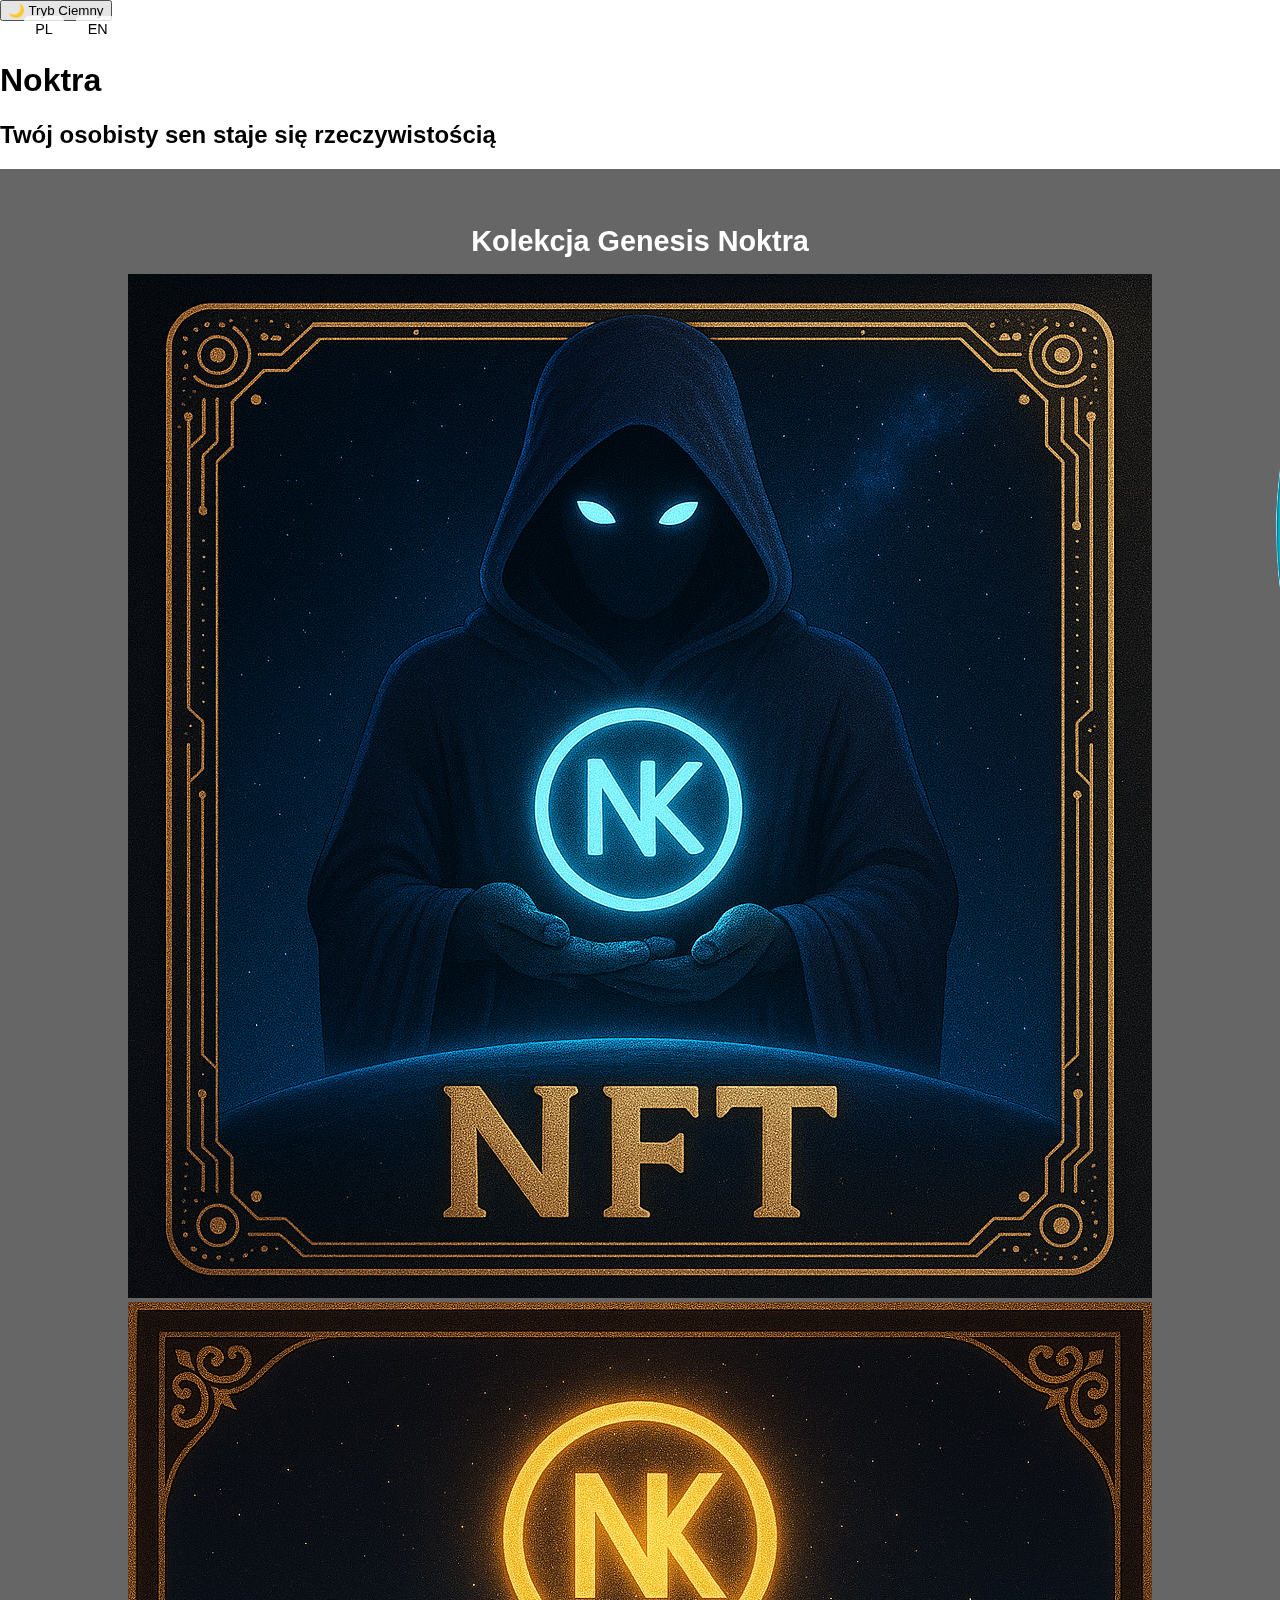
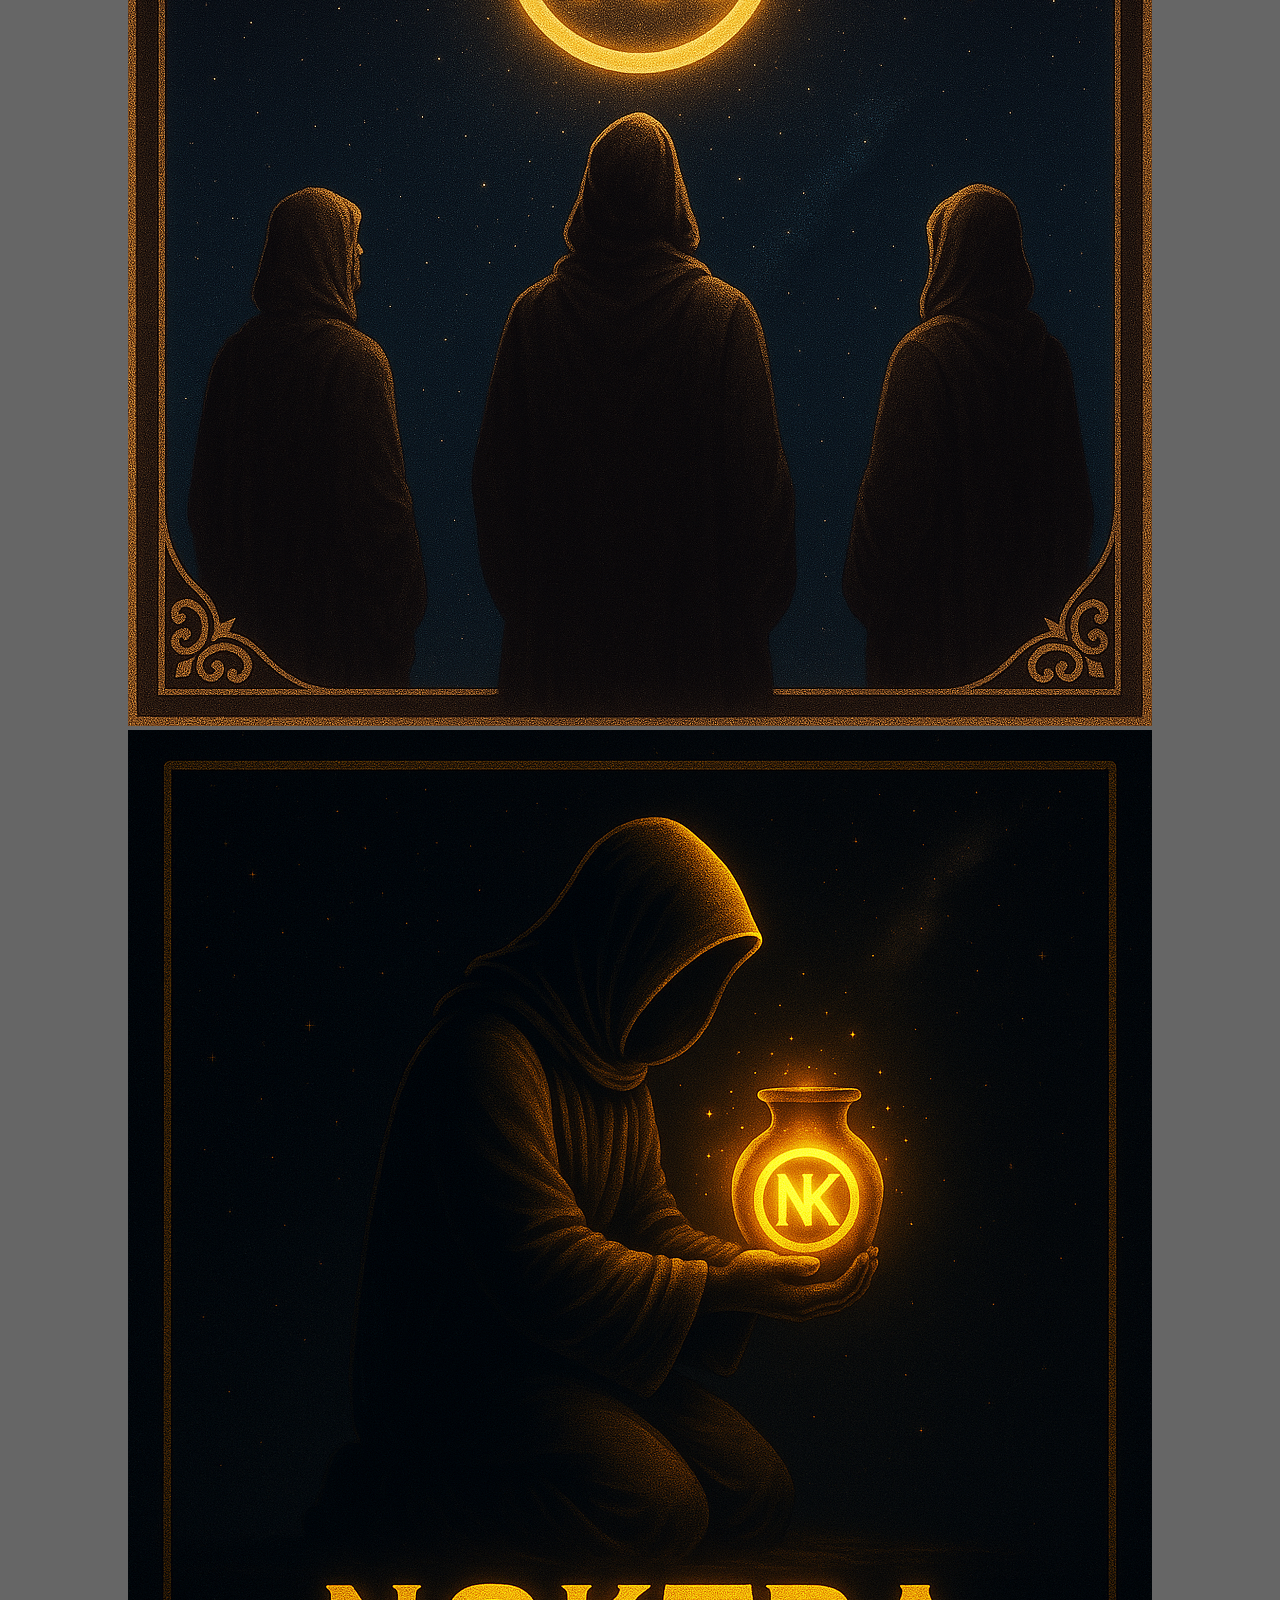
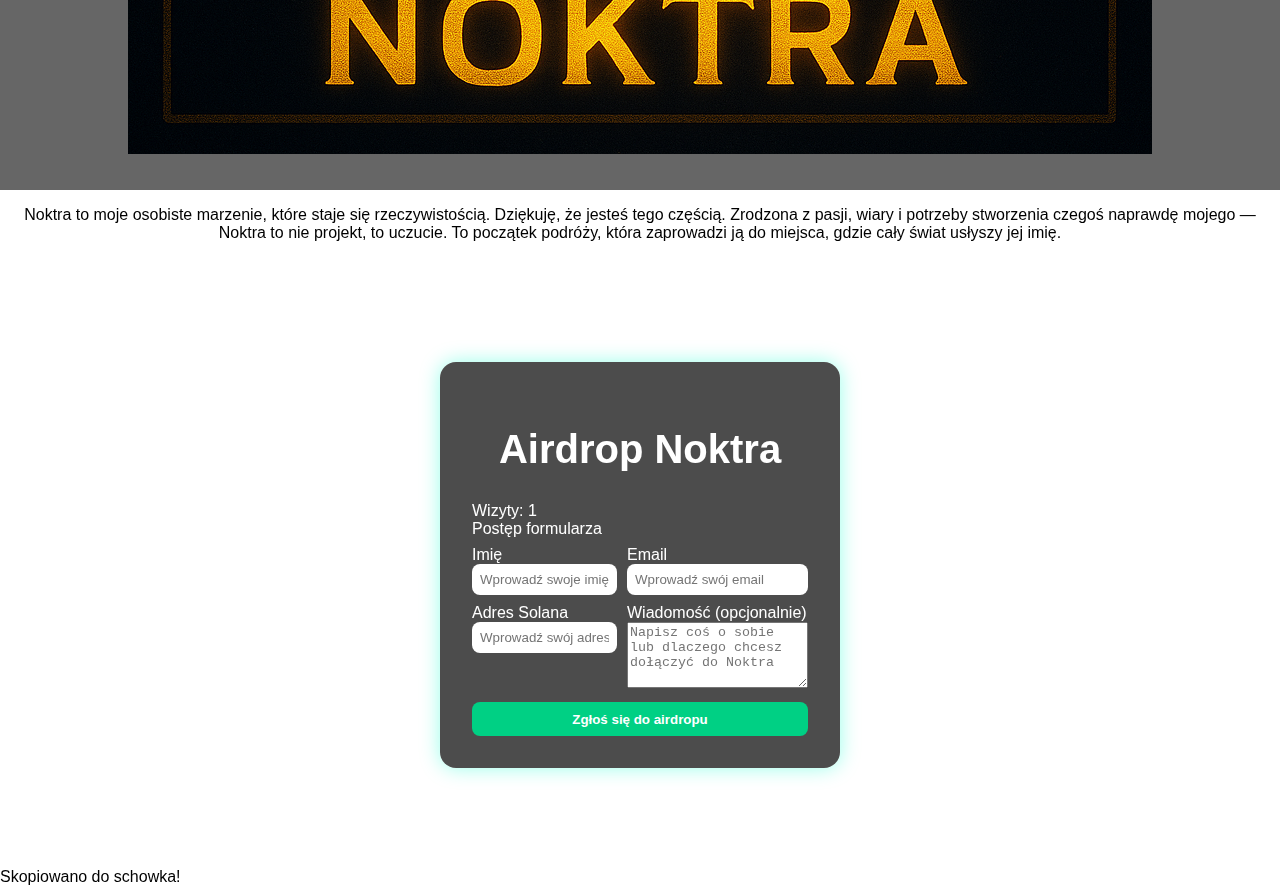
<file: index-backup-20250810-114346.html>
<!DOCTYPE html>
<html lang="pl">
<head>
  <meta charset="UTF-8">
  <meta name="viewport" content="width=device-width, initial-scale=1.0, user-scalable=no">
  <meta name="description" content="Noktra Airdrop - Dołącz do ekosystemu Noktra i zarejestruj się do airdropu tokenów">
  <meta name="keywords" content="Noktra, Airdrop, Solana, NFT, Kryptowaluta, Token">
  <meta name="author" content="Noktra Team">
  <meta property="og:title" content="Noktra Airdrop">
  <meta property="og:description" content="Dołącz do ekosystemu Noktra i zarejestruj się do airdropu tokenów">
  <meta property="og:type" content="website">
  <meta property="og:url" content="https://robert710aa.github.io/noktra-start-static/">
  <meta property="og:image" content="logo.png">
  <meta name="theme-color" content="#00ffcc">
  <meta name="msapplication-TileColor" content="#00ffcc">
  <meta name="apple-mobile-web-app-capable" content="yes">
  <meta name="apple-mobile-web-app-status-bar-style" content="black-translucent">
  <title>Noktra Airdrop - ULEPSZONE</title>
  <link rel="icon" type="image/png" href="logo.png">
  <link rel="stylesheet" href="style.css">
</head>
<body>

  <!-- Background Image -->
  <div class="background"></div>

  <!-- REMOVED: Floating Particles - TOO CHILDISH -->

  <!-- Language Switcher -->
  <div class="language-switcher">
    <button class="lang-btn active" data-lang="pl">PL</button>
    <button class="lang-btn" data-lang="en">EN</button>
  </div>

  <!-- Theme Toggle -->
  <div class="theme-toggle">
    <button id="themeBtn">
      <span id="themeIcon">🌙</span>
      <span id="themeText">Tryb Ciemny</span>
    </button>
  </div>

  <!-- Corner Logo -->
  <div class="corner-logo">
    <img src="logo.png" alt="Noktra Logo">
  </div>

  <!-- Header -->
  <div class="header">
    <h1>Noktra</h1>
    <h2>Twój osobisty sen staje się rzeczywistością</h2>
  </div>

  <!-- NFT Gallery Section - AT THE VERY TOP -->
  <div id="nft-gallery" class="nft-gallery">
    <h2>Kolekcja Genesis Noktra</h2>
    <div class="token-bar">
      <div class="token-item">
        <img src="889DE7F5-6899-4172-A704-6EC2F9E3114A.png" alt="Token Noktra 1">
      </div>
      <div class="token-item">
        <img src="D3897B39-FBCA-41A6-9BC2-C88AF6DD2B6B.png" alt="Token Noktra 2">
      </div>
      <div class="token-item">
        <img src="E7A36217-5496-4C3A-9439-87C9278E6F24.png" alt="Token Noktra 3">
      </div>
    </div>
  </div>

  <!-- Noktra Description - DIRECTLY UNDER NFT GALLERY -->
  <div class="noktra-description">
    <p class="description">Noktra to moje osobiste marzenie, które staje się rzeczywistością. Dziękuję, że jesteś tego częścią. Zrodzona z pasji, wiary i potrzeby stworzenia czegoś naprawdę mojego — Noktra to nie projekt, to uczucie. To początek podróży, która zaprowadzi ją do miejsca, gdzie cały świat usłyszy jej imię.</p>
  </div>

  <!-- Main Container -->
  <div class="container">
    <h2 style="text-align: center; margin-bottom: 30px; color: var(--primary-color); font-size: 2.5rem;">Airdrop Noktra</h2>
    
    <!-- Visit Counter -->
    <div class="visit-counter">
      <span>Wizyty</span>: <span id="visitCounter">0</span>
    </div>
    
    <!-- Progress Bar -->
    <div class="progress-container">
      <div class="progress-bar">
        <div class="progress-fill" id="progressFill"></div>
      </div>
      <div class="progress-text">Postęp formularza</div>
    </div>

    <!-- Airdrop registration form -->
    <form id="airdrop-form" class="airdrop-form" novalidate>
      <div class="form-group">
        <label for="name">Imię</label>
        <input type="text" id="name" name="name" placeholder="Wprowadź swoje imię" required>
      </div>
      
      <div class="form-group">
        <label for="email">Email</label>
        <input type="email" id="email" name="email" placeholder="Wprowadź swój email" required>
      </div>
      
      <div class="form-group">
        <label for="wallet">Adres Solana</label>
        <input type="text" id="wallet" name="wallet" placeholder="Wprowadź swój adres Solana" required>
      </div>
      
      <div class="form-group">
        <label for="message">Wiadomość (opcjonalnie)</label>
        <textarea id="message" name="message" rows="4" placeholder="Napisz coś o sobie lub dlaczego chcesz dołączyć do Noktra"></textarea>
      </div>
      
      <button type="submit" class="btn">Zgłoś się do airdropu</button>
    </form>
    
    <div id="messageDisplay"></div>
  </div>

  <!-- Copy Notification -->
  <div class="copy-notification" id="copyNotification">
    Skopiowano do schowka!
  </div>

  <script>
    // Visit counter
    function updateVisitCounter() {
      let visitCount = localStorage.getItem('visitCount') || 0;
      visitCount++;
      localStorage.setItem('visitCount', visitCount);
      document.getElementById('visitCounter').textContent = visitCount;
    }

    // Theme management
    function toggleTheme() {
      const currentTheme = document.documentElement.getAttribute('data-theme') || 'dark';
      const newTheme = currentTheme === 'dark' ? 'light' : 'dark';
      
      document.documentElement.setAttribute('data-theme', newTheme);
      localStorage.setItem('theme', newTheme);
      
      const themeIcon = document.getElementById('themeIcon');
      const themeText = document.getElementById('themeText');
      
      if (newTheme === 'light') {
        themeIcon.textContent = '☀️';
        themeText.textContent = 'Tryb Jasny';
      } else {
        themeIcon.textContent = '🌙';
        themeText.textContent = 'Tryb Ciemny';
      }
    }

    // Language switching
    function switchLanguage(lang) {
      document.querySelectorAll('.lang-btn').forEach(btn => {
        btn.classList.remove('active');
      });
      
      event.target.classList.add('active');
      
      // Update document language
      document.documentElement.setAttribute('lang', lang);
      
      // Update content based on language
      const translations = {
        pl: {
          title: 'Noktra',
          subtitle: 'Twój osobisty sen staje się rzeczywistością',
          galleryTitle: 'Kolekcja Genesis Noktra',
          airdropTitle: 'Airdrop Noktra',
          nameLabel: 'Imię',
          emailLabel: 'Email',
          walletLabel: 'Adres Solana',
          messageLabel: 'Wiadomość (opcjonalnie)',
          submitBtn: 'Zgłoś się do airdropu',
          visitText: 'Wizyty',
          progressText: 'Postęp formularza',
          themeText: 'Tryb Ciemny',
          description: 'Noktra to moje osobiste marzenie, które staje się rzeczywistością. Dziękuję, że jesteś tego częścią. Zrodzona z pasji, wiary i potrzeby stworzenia czegoś naprawdę mojego — Noktra to nie projekt, to uczucie. To początek podróży, która zaprowadzi ją do miejsca, gdzie cały świat usłyszy jej imię.'
        },
        en: {
          title: 'Noktra',
          subtitle: 'Your personal dream becomes reality',
          galleryTitle: 'Noktra Genesis Collection',
          airdropTitle: 'Noktra Airdrop',
          nameLabel: 'Name',
          emailLabel: 'Email',
          walletLabel: 'Solana Address',
          messageLabel: 'Message (optional)',
          submitBtn: 'Register for airdrop',
          visitText: 'Visits',
          progressText: 'Form progress',
          themeText: 'Dark Mode',
          description: 'Noktra is my personal dream becoming reality. Thank you for being part of this. Born from passion, faith and the need to create something truly mine — Noktra is not a project, it\'s a feeling. This is the beginning of a journey that will take it to a place where the whole world will hear its name.'
        }
      };
      
      const t = translations[lang];
      if (t) {
        // Update header
        document.querySelector('.header h1').textContent = t.title;
        document.querySelector('.header h2').textContent = t.subtitle;
        
        // Update gallery
        document.querySelector('.nft-gallery h2').textContent = t.galleryTitle;
        
        // Update container
        document.querySelector('.container h2').textContent = t.airdropTitle;
        
        // Update form labels
        document.querySelector('label[for="name"]').textContent = t.nameLabel;
        document.querySelector('label[for="email"]').textContent = t.emailLabel;
        document.querySelector('label[for="wallet"]').textContent = t.walletLabel;
        document.querySelector('label[for="message"]').textContent = t.messageLabel;
        
        // Update submit button
        document.querySelector('button[type="submit"]').textContent = t.submitBtn;
        
        // Update other text
        const visitSpan = document.querySelector('.visit-counter span:first-child');
        if (visitSpan) visitSpan.textContent = t.visitText;
        
        const progressText = document.querySelector('.progress-text');
        if (progressText) progressText.textContent = t.progressText;
        
        // Update description
        document.querySelector('.description').textContent = t.description;
        
        console.log('Language switched to:', lang);
      }
    }

    // Form progress tracking
    function updateProgress() {
      const form = document.getElementById('airdrop-form');
      const progressFill = document.getElementById('progressFill');
      
      const inputs = form.querySelectorAll('input, textarea');
      const filled = Array.from(inputs).filter(input => input.value.trim() !== '').length;
      const progress = (filled / inputs.length) * 100;
      
      progressFill.style.width = progress + '%';
    }

    // Form submission
    async function handleFormSubmit(e) {
      e.preventDefault();
      
      const submitBtn = e.target.querySelector('button[type="submit"]');
      const originalText = submitBtn.textContent;
      
      // Show loading state
      submitBtn.innerHTML = '<span class="loading"></span> Przetwarzanie...';
      submitBtn.disabled = true;
      
      try {
        // Simulate API call
        await new Promise(resolve => setTimeout(resolve, 2000));
        
        // Show success message
        showMessage('Dziękujemy za zgłoszenie! Twoje dane zostały zapisane.', 'success');
        
        // Reset form
        e.target.reset();
        document.getElementById('progressFill').style.width = '0%';
        
      } catch (error) {
        showMessage('Wystąpił błąd podczas przetwarzania. Spróbuj ponownie.', 'error');
      } finally {
        // Restore button
        submitBtn.textContent = originalText;
        submitBtn.disabled = false;
      }
    }

    // Show message
    function showMessage(text, type) {
      const messageDiv = document.getElementById('messageDisplay');
      messageDiv.textContent = text;
      messageDiv.className = type;
      
      setTimeout(() => {
        messageDiv.textContent = '';
        messageDiv.className = '';
      }, 5000);
    }

    // REMOVED: Floating particles - TOO CHILDISH

    // NFT cards hover interactions
    function setupNFTCards() {
      const nftCards = document.querySelectorAll('.nft-card');
      
      nftCards.forEach(card => {
        card.addEventListener('mouseenter', () => {
          card.style.transform = 'translateY(-15px) scale(1.02)';
        });
        
        card.addEventListener('mouseleave', () => {
          card.style.transform = 'translateY(0) scale(1)';
        });
      });
    }

    // Smooth scroll for anchor links
    function setupSmoothScroll() {
      document.querySelectorAll('a[href^="#"]').forEach(anchor => {
        anchor.addEventListener('click', function (e) {
          e.preventDefault();
          const target = document.querySelector(this.getAttribute('href'));
          if (target) {
            target.scrollIntoView({
              behavior: 'smooth',
              block: 'start'
            });
          }
        });
      });
    }

    // Initialize everything when page loads
    document.addEventListener('DOMContentLoaded', function() {
      // Setup initial theme
      const savedTheme = localStorage.getItem('theme') || 'dark';
      document.documentElement.setAttribute('data-theme', savedTheme);
      
      if (savedTheme === 'light') {
        document.getElementById('themeIcon').textContent = '☀️';
        document.getElementById('themeText').textContent = 'Tryb Jasny';
      }
      
      // Initialize components
      updateVisitCounter();
      setupNFTCards();
      setupSmoothScroll();
      
      // Add event listeners
      document.getElementById('themeBtn').addEventListener('click', toggleTheme);
      
      document.querySelectorAll('.lang-btn').forEach(btn => {
        btn.addEventListener('click', (e) => switchLanguage(e.target.dataset.lang));
      });
      
      document.getElementById('airdrop-form').addEventListener('submit', handleFormSubmit);
      
      // Add input event listeners for progress bar
      document.querySelectorAll('#airdrop-form input, #airdrop-form textarea').forEach(input => {
        input.addEventListener('input', updateProgress);
      });
      
      // Add entrance animations
      setTimeout(() => {
        document.querySelector('.header').style.opacity = '1';
        document.querySelector('.nft-gallery').style.opacity = '1';
        document.querySelector('.noktra-description').style.opacity = '1';
        document.querySelector('.container').style.opacity = '1';
      }, 100);
    });

    // Add entrance animation styles - PROFESSIONAL
    const style = document.createElement('style');
    style.textContent = `
      .header, .nft-gallery, .noktra-description, .container {
        opacity: 0;
        transform: translateY(20px);
        transition: all 0.6s ease;
      }
      
      .header { transition-delay: 0.1s; }
      .nft-gallery { transition-delay: 0.2s; }
      .noktra-description { transition-delay: 0.3s; }
      .container { transition-delay: 0.4s; }
    `;
    document.head.appendChild(style);
  </script>
</body>
</html>
</file>
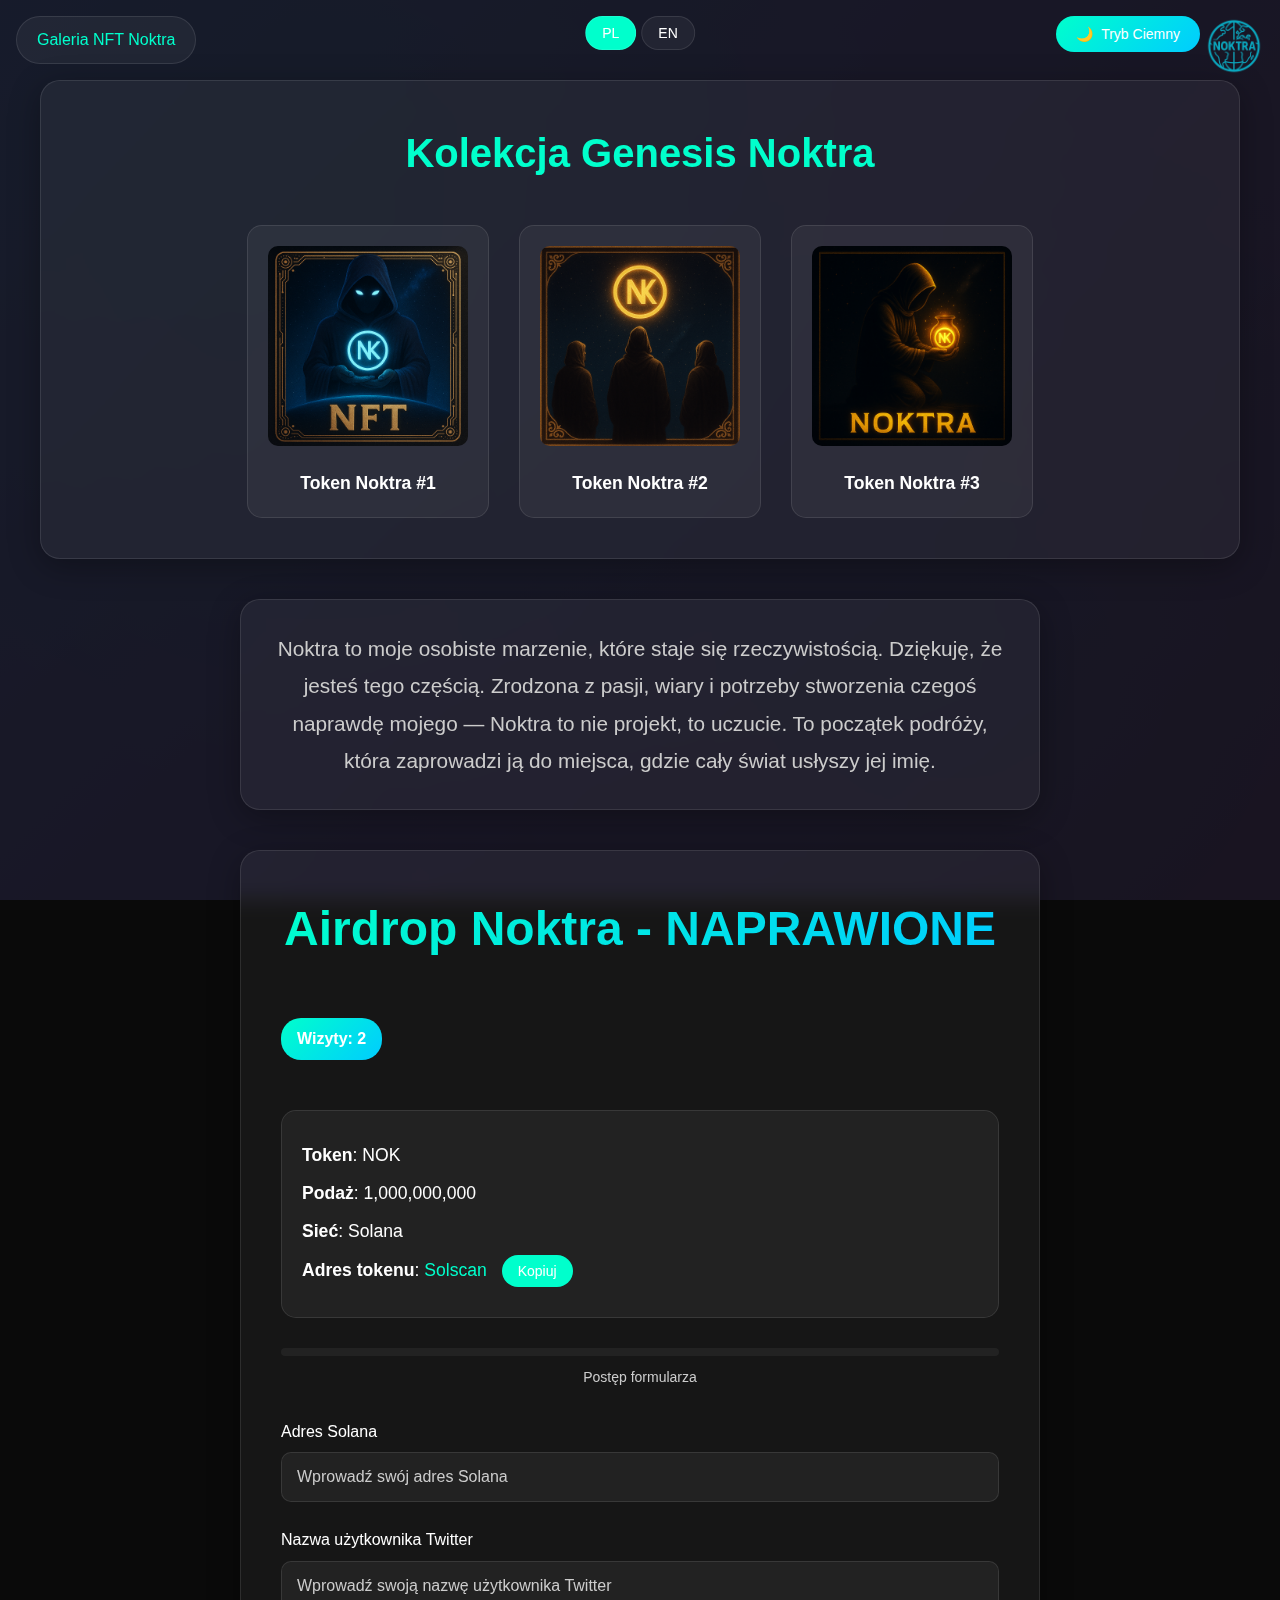
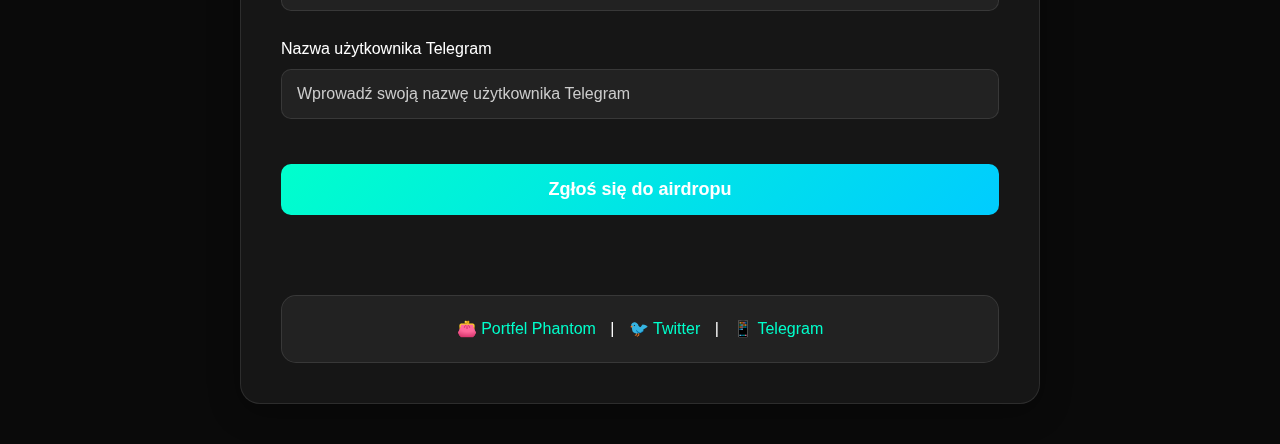
<file: index-fixed.html>
<!DOCTYPE html>
<html lang="pl">
<head>
  <meta charset="UTF-8">
  <meta name="viewport" content="width=device-width, initial-scale=1.0, user-scalable=no">
  <meta name="description" content="Noktra Airdrop - Dołącz do ekosystemu Noktra i zarejestruj się do airdropu tokenów">
  <meta name="keywords" content="Noktra, Airdrop, Solana, NFT, Kryptowaluta, Token">
  <meta name="author" content="Noktra Team">
  <meta property="og:title" content="Noktra Airdrop">
  <meta property="og:description" content="Dołącz do ekosystemu Noktra i zarejestruj się do airdropu tokenów">
  <meta property="og:type" content="website">
  <meta property="og:url" content="https://robert710aa.github.io/noktra-start-static/">
  <meta property="og:image" content="logo.png">
  <meta name="theme-color" content="#00ffcc">
  <meta name="msapplication-TileColor" content="#00ffcc">
  <meta name="apple-mobile-web-app-capable" content="yes">
  <meta name="apple-mobile-web-app-status-bar-style" content="black-translucent">
  <title>Noktra Airdrop - NAPRAWIONE</title>
  <link rel="icon" type="image/png" href="logo.png">
  <style>
    /* CSS Variables */
    :root {
      --primary-color: #00ffcc;
      --secondary-color: #00ccff;
      --background-color: #0a0a0a;
      --bg-color: #0a0a0a;
      --surface-color: rgba(255, 255, 255, 0.05);
      --text-color: #ffffff;
      --text-secondary: #cccccc;
      --border-color: rgba(255, 255, 255, 0.1);
      --input-bg: rgba(255, 255, 255, 0.05);
      --shadow: 0 8px 32px rgba(0, 0, 0, 0.3);
    }

    /* Light theme variables */
    [data-theme="light"] {
      --background-color: #f5f5f5;
      --bg-color: #f5f5f5;
      --surface-color: rgba(0, 0, 0, 0.05);
      --text-color: #000000;
      --text-secondary: #333333;
      --border-color: rgba(0, 0, 0, 0.1);
      --input-bg: rgba(0, 0, 0, 0.05);
    }

    /* Reset and base styles */
    * {
      margin: 0;
      padding: 0;
      box-sizing: border-box;
    }

    body {
      font-family: 'Segoe UI', Tahoma, Geneva, Verdana, sans-serif;
      background: var(--bg-color);
      color: var(--text-color);
      line-height: 1.6;
      min-height: 100vh;
      overflow-x: hidden;
    }

    /* Background */
    .background {
      position: fixed;
      top: 0;
      left: 0;
      width: 100%;
      height: 100%;
      background: linear-gradient(135deg, #667eea 0%, #764ba2 100%);
      opacity: 0.15;
      z-index: -1;
    }

    /* Additional background pattern */
    .background::before {
      content: '';
      position: absolute;
      top: 0;
      left: 0;
      width: 100%;
      height: 100%;
      background-image: 
        radial-gradient(circle at 25% 25%, rgba(0, 255, 204, 0.1) 0%, transparent 50%),
        radial-gradient(circle at 75% 75%, rgba(0, 204, 255, 0.1) 0%, transparent 50%);
      z-index: -1;
    }

    /* Corner Logo */
    .corner-logo {
      position: fixed;
      top: 1rem;
      right: 1rem;
      z-index: 1000;
      width: 60px;
      height: 60px;
    }

    .corner-logo img {
      width: 100%;
      height: 100%;
      object-fit: contain;
      border-radius: 10px;
      transition: all 0.3s ease;
    }

    .corner-logo:hover img {
      transform: scale(1.1);
    }

    /* Top navigation link */
    .top-link {
      position: fixed;
      top: 1rem;
      left: 1rem;
      z-index: 1000;
    }

    .top-link a {
      background: var(--surface-color);
      color: var(--primary-color);
      text-decoration: none;
      padding: 10px 20px;
      border-radius: 25px;
      border: 1px solid var(--border-color);
      transition: all 0.3s ease;
      display: inline-block;
    }

    .top-link a:hover {
      background: var(--primary-color);
      color: var(--text-color);
      transform: translateY(-2px);
      box-shadow: var(--shadow);
    }

    /* Language switcher */
    .language-switcher {
      position: fixed;
      top: 1rem;
      left: 50%;
      transform: translateX(-50%);
      z-index: 1000;
      display: flex;
      gap: 5px;
    }

    .language-switcher button {
      background: var(--surface-color);
      color: var(--text-color);
      border: 1px solid var(--border-color);
      padding: 8px 16px;
      border-radius: 20px;
      cursor: pointer;
      transition: all 0.3s ease;
      font-size: 14px;
    }

    .language-switcher button.active {
      background: var(--primary-color);
      color: var(--text-color);
    }

    .language-switcher button:hover {
      background: var(--primary-color);
      transform: translateY(-2px);
    }

    /* Theme toggle */
    .theme-toggle {
      position: fixed;
      top: 1rem;
      right: 5rem;
      z-index: 1000;
    }

    .theme-toggle button {
      background: linear-gradient(135deg, var(--primary-color), var(--secondary-color));
      border: none;
      border-radius: 25px;
      padding: 10px 20px;
      color: var(--text-color);
      cursor: pointer;
      transition: all 0.3s ease;
      display: flex;
      align-items: center;
      gap: 8px;
      font-size: 14px;
    }

    .theme-toggle button:hover {
      transform: translateY(-2px);
      box-shadow: var(--shadow);
    }

    /* Main container */
    .container {
      max-width: 800px;
      margin: 40px auto 40px;
      padding: 40px;
      background: var(--surface-color);
      border: 1px solid var(--border-color);
      border-radius: 20px;
      box-shadow: var(--shadow);
      backdrop-filter: blur(10px);
    }

    /* Gradient title */
    .gradient-title {
      background: linear-gradient(135deg, var(--primary-color), var(--secondary-color));
      -webkit-background-clip: text;
      -webkit-text-fill-color: transparent;
      background-clip: text;
      font-size: 3rem;
      text-align: center;
      margin-bottom: 30px;
      font-weight: bold;
    }

    /* Description */
    .description {
      text-align: center;
      font-size: 1.2rem;
      margin-bottom: 40px;
      color: var(--text-secondary);
      line-height: 1.6;
    }

    /* Visit Counter */
    .visit-counter {
      background: linear-gradient(135deg, var(--primary-color), var(--secondary-color));
      color: var(--text-color);
      padding: 8px 16px;
      border-radius: 20px;
      display: inline-block;
      margin: 20px 0;
      font-weight: bold;
    }

    /* Token info */
    .token-info {
      background: var(--surface-color);
      padding: 20px;
      border-radius: 15px;
      border: 1px solid var(--border-color);
      margin: 30px 0;
    }

    .token-info p {
      margin: 10px 0;
      font-size: 1.1rem;
    }

    .token-info a {
      color: var(--primary-color);
      text-decoration: none;
      margin-right: 10px;
    }

    .token-info a:hover {
      text-decoration: underline;
    }

    /* Copy button */
    .copy-btn {
      background: var(--primary-color);
      color: var(--text-color);
      border: none;
      padding: 8px 16px;
      border-radius: 20px;
      cursor: pointer;
      transition: all 0.3s ease;
      font-size: 14px;
    }

    .copy-btn:hover {
      background: var(--secondary-color);
      transform: translateY(-2px);
    }

    /* Progress Bar */
    .progress-container {
      margin: 30px 0;
      text-align: center;
    }

    .progress-bar {
      width: 100%;
      height: 8px;
      background: var(--surface-color);
      border-radius: 4px;
      overflow: hidden;
      margin-bottom: 10px;
    }

    .progress-fill {
      height: 100%;
      background: linear-gradient(135deg, var(--primary-color), var(--secondary-color));
      width: 0%;
      transition: width 0.3s ease;
    }

    .progress-text {
      color: var(--text-secondary);
      font-size: 14px;
    }

    /* Form styles */
    .form-group {
      margin-bottom: 25px;
    }

    .form-group label {
      display: block;
      margin-bottom: 8px;
      color: var(--text-color);
      font-weight: 500;
    }

    .form-group input {
      width: 100%;
      padding: 15px;
      background: var(--input-bg);
      color: var(--text-color);
      border: 1px solid var(--border-color);
      border-radius: 10px;
      font-size: 16px;
      transition: all 0.3s ease;
    }

    .form-group input:focus {
      outline: none;
      border-color: var(--primary-color);
      box-shadow: 0 0 0 3px rgba(0, 255, 204, 0.1);
    }

    .form-group input::placeholder {
      color: var(--text-secondary);
    }

    /* Submit button */
    button[type="submit"] {
      width: 100%;
      background: linear-gradient(135deg, var(--primary-color), var(--secondary-color));
      color: var(--text-color);
      border: none;
      padding: 15px;
      border-radius: 10px;
      font-size: 18px;
      font-weight: bold;
      cursor: pointer;
      transition: all 0.3s ease;
      margin-top: 20px;
    }

    button[type="submit"]:hover {
      transform: translateY(-2px);
      box-shadow: var(--shadow);
    }

    /* Message display */
    #message {
      margin: 20px 0;
      padding: 15px;
      border-radius: 10px;
      text-align: center;
      font-weight: bold;
    }

    .success {
      background: rgba(0, 255, 0, 0.1);
      color: #00ff00;
      border: 1px solid #00ff00;
    }

    .error {
      background: rgba(255, 0, 0, 0.1);
      color: #ff0000;
      border: 1px solid #ff0000;
    }

    /* Social links */
    .socials {
      text-align: center;
      margin-top: 30px;
      padding: 20px;
      background: var(--surface-color);
      border-radius: 15px;
      border: 1px solid var(--border-color);
    }

    .socials a {
      color: var(--primary-color);
      text-decoration: none;
      margin: 0 10px;
      transition: all 0.3s ease;
    }

    .socials a:hover {
      color: var(--secondary-color);
      text-decoration: underline;
    }

    /* NFT Gallery */
    .nft-gallery {
      max-width: 1200px;
      margin: 80px auto 40px;
      padding: 40px;
      background: var(--surface-color);
      border: 1px solid var(--border-color);
      border-radius: 20px;
      box-shadow: var(--shadow);
      backdrop-filter: blur(10px);
    }

    .nft-gallery h2 {
      text-align: center;
      margin-bottom: 40px;
      color: var(--primary-color);
      font-size: 2.5rem;
    }

    .nft-strip {
      display: flex;
      justify-content: center;
      gap: 30px;
      flex-wrap: wrap;
    }

    .nft-card {
      background: var(--surface-color);
      border: 1px solid var(--border-color);
      border-radius: 15px;
      padding: 20px;
      text-align: center;
      transition: all 0.3s ease;
      max-width: 300px;
    }

    .nft-card:hover {
      transform: translateY(-10px);
      box-shadow: var(--shadow);
    }

    .nft-card img {
      width: 100%;
      height: 200px;
      object-fit: cover;
      border-radius: 10px;
      margin-bottom: 15px;
    }

    .nft-card p {
      color: var(--text-color);
      font-size: 1.1rem;
      font-weight: bold;
    }

    /* Noktra Description Section */
    .noktra-description {
      max-width: 800px;
      margin: 0 auto 40px;
      padding: 30px;
      background: var(--surface-color);
      border: 1px solid var(--border-color);
      border-radius: 20px;
      box-shadow: var(--shadow);
      backdrop-filter: blur(10px);
      text-align: center;
    }

    .noktra-description .description {
      font-size: 1.3rem;
      line-height: 1.8;
      color: var(--text-secondary);
      margin: 0;
    }

    /* Copy notification */
    .copy-notification {
      position: fixed;
      bottom: 20px;
      right: 20px;
      background: var(--primary-color);
      color: var(--text-color);
      padding: 15px 25px;
      border-radius: 25px;
      box-shadow: var(--shadow);
      transform: translateY(100px);
      opacity: 0;
      transition: all 0.3s ease;
      z-index: 1000;
    }

    .copy-notification.show {
      transform: translateY(0);
      opacity: 1;
    }

    /* Responsive design */
    @media (max-width: 768px) {
      .container {
        margin: 80px 20px 40px;
        padding: 20px;
      }

      .gradient-title {
        font-size: 2rem;
      }

      .nft-strip {
        flex-direction: column;
        align-items: center;
      }

      .nft-card {
        max-width: 280px;
        margin: 15px auto;
      }

      .language-switcher {
        top: 0.5rem;
      }

      .theme-toggle {
        top: 0.5rem;
        right: 4rem;
      }

      .corner-logo {
        top: 0.5rem;
        right: 0.5rem;
        width: 50px;
        height: 50px;
      }

      .top-link {
        top: 0.5rem;
        left: 0.5rem;
      }
    }

    @media (max-width: 480px) {
      .container {
        margin: 70px 15px 30px;
        padding: 15px;
      }

      .gradient-title {
        font-size: 1.8rem;
      }

      .description {
        font-size: 1rem;
      }

      .form-group input {
        padding: 12px;
        font-size: 14px;
      }

      button[type="submit"] {
        padding: 12px;
        font-size: 16px;
      }
    }
  </style>
</head>
<body data-lang="pl" data-theme="dark">

  <!-- Background Image -->
  <div class="background"></div>

  <!-- NFT Gallery Section - MOVED TO TOP -->
  <div id="nft-gallery" class="nft-gallery">
    <h2 data-en="Noktra Genesis Collection" data-pl="Kolekcja Genesis Noktra">Kolekcja Genesis Noktra</h2>
    <div class="nft-strip">
      <div class="nft-card" title="Token Noktra #1" data-en="Noktra Token #1" data-pl="Token Noktra #1">
        <img src="889DE7F5-6899-4172-A704-6EC2F9E3114A.png" alt="Token Noktra 1" onerror="handleImageError(this)">
        <p data-en="Noktra Token #1" data-pl="Token Noktra #1">Token Noktra #1</p>
      </div>
      <div class="nft-card" title="Token Noktra #2" data-en="Noktra Token #2" data-pl="Token Noktra #2">
        <img src="D3897B39-FBCA-41A6-9BC2-C88AF6DD2B6B.png" alt="Token Noktra 2" onerror="handleImageError(this)">
        <p data-en="Noktra Token #2" data-pl="Token Noktra #2">Token Noktra #2</p>
      </div>
      <div class="nft-card" title="Token Noktra #3" data-en="Noktra Token #3" data-pl="Token Noktra #3">
        <img src="E7A36217-5496-4C3A-9439-87C9278E6F24.png" alt="Token Noktra 3" onerror="handleImageError(this)">
        <p data-en="Noktra Token #3" data-pl="Token Noktra #3">Token Noktra #3</p>
      </div>
    </div>
  </div>

  <!-- Noktra Description - MOVED BELOW NFT GALLERY -->
  <div class="noktra-description">
    <p class="description" data-en="Noktra is my personal dream, now becoming reality. Thank you for being a part of it. Born out of passion, faith, and the need to create something truly my own — Noktra is not a project, it's a feeling. It's the beginning of a journey that will take her to a place where the whole world will hear her name." data-pl="Noktra to moje osobiste marzenie, które staje się rzeczywistością. Dziękuję, że jesteś tego częścią. Zrodzona z pasji, wiary i potrzeby stworzenia czegoś naprawdę mojego — Noktra to nie projekt, to uczucie. To początek podróży, która zaprowadzi ją do miejsca, gdzie cały świat usłyszy jej imię.">Noktra to moje osobiste marzenie, które staje się rzeczywistością. Dziękuję, że jesteś tego częścią. Zrodzona z pasji, wiary i potrzeby stworzenia czegoś naprawdę mojego — Noktra to nie projekt, to uczucie. To początek podróży, która zaprowadzi ją do miejsca, gdzie cały świat usłyszy jej imię.</p>
  </div>

  <!-- Corner Logo -->
  <div class="corner-logo">
    <img src="logo.png" alt="Noktra Logo" onerror="handleImageError(this)">
  </div>

  <!-- Top navigation link to the NFT gallery -->
  <div class="top-link">
    <a href="#nft-gallery" data-en="Noktra NFT Gallery" data-pl="Galeria NFT Noktra">Galeria NFT Noktra</a>
  </div>

  <!-- Language switcher -->
  <div class="language-switcher">
    <button onclick="setLanguage('pl')" class="active">PL</button>
    <button onclick="setLanguage('en')">EN</button>
  </div>

  <!-- Theme toggle -->
  <div class="theme-toggle">
    <button onclick="toggleTheme()">
      <span class="theme-icon">🌙</span>
      <span class="theme-text" data-en="Dark Mode" data-pl="Tryb Ciemny">Tryb Ciemny</span>
    </button>
  </div>

  <!-- Main Container -->
  <div class="container">
    <h1 class="gradient-title" data-en="Noktra Airdrop" data-pl="Airdrop Noktra">Airdrop Noktra - NAPRAWIONE</h1>
    
    <!-- Visit Counter -->
    <div class="visit-counter">
      <span data-en="Visits" data-pl="Wizyty">Wizyty</span>: <span id="visitCounter">0</span>
    </div>
    
    <div class="token-info">
      <p><strong data-en="Token" data-pl="Token">Token</strong>: NOK</p>
      <p><strong data-en="Total Supply" data-pl="Podaż">Podaż</strong>: 1,000,000,000</p>
      <p><strong data-en="Network" data-pl="Sieć">Sieć</strong>: Solana</p>
      <p><strong data-en="Token Address" data-pl="Adres tokenu">Adres tokenu</strong>: <a href="https://solscan.io/token/48QzG8RhntaiPjY7z3mPqaDiK8TxDKetBKAKMZr1bL" target="_blank" rel="noopener noreferrer">Solscan</a>
      <button id="copy-token" class="copy-btn" type="button" data-address="48QzG8RhntaiPjY7z3mPqaDiK8TxDKetBKAKMZr1bL" data-en="Copy" data-pl="Kopiuj">Kopiuj</button></p>
    </div>

    <!-- Progress Bar -->
    <div class="progress-container">
      <div class="progress-bar">
        <div class="progress-fill" id="progressFill"></div>
      </div>
      <div class="progress-text" data-en="Form Progress" data-pl="Postęp formularza">Postęp formularza</div>
    </div>

    <!-- Airdrop registration form -->
    <form id="airdrop-form" novalidate>
      <div class="form-group">
        <label for="address" data-en="Solana Address" data-pl="Adres Solana">Adres Solana</label>
        <input type="text" id="address" name="address" placeholder="Wprowadź swój adres Solana" data-en="Enter your Solana address" data-pl="Wprowadź swój adres Solana" required>
      </div>
      
      <div class="form-group">
        <label for="twitter" data-en="Twitter Username" data-pl="Nazwa użytkownika Twitter">Nazwa użytkownika Twitter</label>
        <input type="text" id="twitter" name="twitter" placeholder="Wprowadź swoją nazwę użytkownika Twitter" data-en="Enter your Twitter username" data-pl="Wprowadź swoją nazwę użytkownika Twitter" required>
      </div>
      
      <div class="form-group">
        <label for="telegram" data-en="Telegram Username" data-pl="Nazwa użytkownika Telegram">Nazwa użytkownika Telegram</label>
        <input type="text" id="telegram" name="telegram" placeholder="Wprowadź swoją nazwę użytkownika Telegram" data-en="Enter your Telegram username" data-pl="Wprowadź swoją nazwę użytkownika Telegram" required>
      </div>
      
      <button type="submit" data-en="Submit to Airdrop" data-pl="Zgłoś się do airdropu">Zgłoś się do airdropu</button>
    </form>
    
    <div id="message"></div>

    <div class="socials">
      <a href="https://phantom.app/" target="_blank" rel="noopener noreferrer" data-en="Phantom Wallet" data-pl="Portfel Phantom">👛 Portfel Phantom</a> |
      <a href="https://x.com/Noktra1755" target="_blank" rel="noopener noreferrer" data-en="Twitter" data-pl="Twitter">🐦 Twitter</a> |
      <a href="https://t.me/Noktra_AirDrop" target="_blank" rel="noopener noreferrer" data-en="Telegram" data-pl="Telegram">📱 Telegram</a>
    </div>
  </div>

  <div class="copy-notification" id="copyNotification">
    <span data-en="Address copied!" data-pl="Adres skopiowany!">Adres skopiowany!</span>
  </div>

  <script>
    // Language switching functionality
    function setLanguage(lang) {
      document.body.setAttribute('data-lang', lang);
      
      // Update language switcher buttons
      document.querySelectorAll('.language-switcher button').forEach(btn => {
        btn.classList.remove('active');
      });
      event.target.classList.add('active');
      
      // Update all text elements
      document.querySelectorAll('[data-' + lang + ']').forEach(element => {
        if (element.tagName === 'INPUT' && element.placeholder) {
          element.placeholder = element.getAttribute('data-' + lang);
        } else {
          element.textContent = element.getAttribute('data-' + lang);
        }
      });
    }

    // Theme toggle functionality
    function toggleTheme() {
      const currentTheme = document.body.getAttribute('data-theme');
      const newTheme = currentTheme === 'dark' ? 'light' : 'dark';
      document.body.setAttribute('data-theme', newTheme);
      
      // Update theme toggle button
      const themeIcon = document.querySelector('.theme-icon');
      const themeText = document.querySelector('.theme-text');
      
      if (newTheme === 'light') {
        themeIcon.textContent = '☀️';
        themeText.textContent = themeText.getAttribute('data-pl') === 'Tryb Ciemny' ? 'Light Mode' : 'Tryb Jasny';
      } else {
        themeIcon.textContent = '🌙';
        themeText.textContent = themeText.getAttribute('data-pl') === 'Tryb Ciemny' ? 'Dark Mode' : 'Tryb Ciemny';
      }
      
      localStorage.setItem('theme', newTheme);
    }

    // Visit counter
    function updateVisitCounter() {
      let visitCount = localStorage.getItem('visitCount') || 0;
      visitCount++;
      localStorage.setItem('visitCount', visitCount);
      document.getElementById('visitCounter').textContent = visitCount;
    }

    // Progress bar functionality
    function updateProgressBar() {
      const form = document.getElementById('airdrop-form');
      const progressFill = document.getElementById('progressFill');
      
      form.addEventListener('input', function() {
        const inputs = form.querySelectorAll('input');
        const filled = Array.from(inputs).filter(input => input.value.trim() !== '').length;
        const progress = (filled / inputs.length) * 100;
        progressFill.style.width = progress + '%';
      });
    }

    // Copy to clipboard functionality
    function setupCopyButton() {
      const copyBtn = document.getElementById('copy-token');
      const notification = document.getElementById('copyNotification');
      
      copyBtn.addEventListener('click', function() {
        const address = this.getAttribute('data-address');
        navigator.clipboard.writeText(address).then(() => {
          notification.classList.add('show');
          setTimeout(() => {
            notification.classList.remove('show');
          }, 2000);
        }).catch(err => {
          console.error('Failed to copy: ', err);
        });
      });
    }

    // Form submission
    function setupForm() {
      const form = document.getElementById('airdrop-form');
      const messageDiv = document.getElementById('message');
      
      form.addEventListener('submit', function(e) {
        e.preventDefault();
        
        const formData = new FormData(form);
        const data = Object.fromEntries(formData);
        
        // Store submission in localStorage
        const submissions = JSON.parse(localStorage.getItem('airdropSubmissions') || '[]');
        submissions.push({
          ...data,
          timestamp: new Date().toISOString()
        });
        localStorage.setItem('airdropSubmissions', JSON.stringify(submissions));
        
        // Show success message
        messageDiv.className = 'success';
        messageDiv.textContent = 'Dziękujemy za zgłoszenie! Twoje dane zostały zapisane.';
        
        // Reset form
        form.reset();
        document.getElementById('progressFill').style.width = '0%';
      });
    }

    // Image error handling
    function handleImageError(img) {
      img.style.display = 'none';
      img.nextElementSibling.style.display = 'none';
    }

    // Initialize everything when page loads
    document.addEventListener('DOMContentLoaded', function() {
      updateVisitCounter();
      updateProgressBar();
      setupCopyButton();
      setupForm();
      
      // Load saved theme
      const savedTheme = localStorage.getItem('theme') || 'dark';
      document.body.setAttribute('data-theme', savedTheme);
      
      // Update theme toggle button state
      if (savedTheme === 'light') {
        const themeIcon = document.querySelector('.theme-icon');
        const themeText = document.querySelector('.theme-text');
        themeIcon.textContent = '☀️';
        themeText.textContent = 'Tryb Jasny';
      }
    });
  </script>
</body>
</html>
</file>
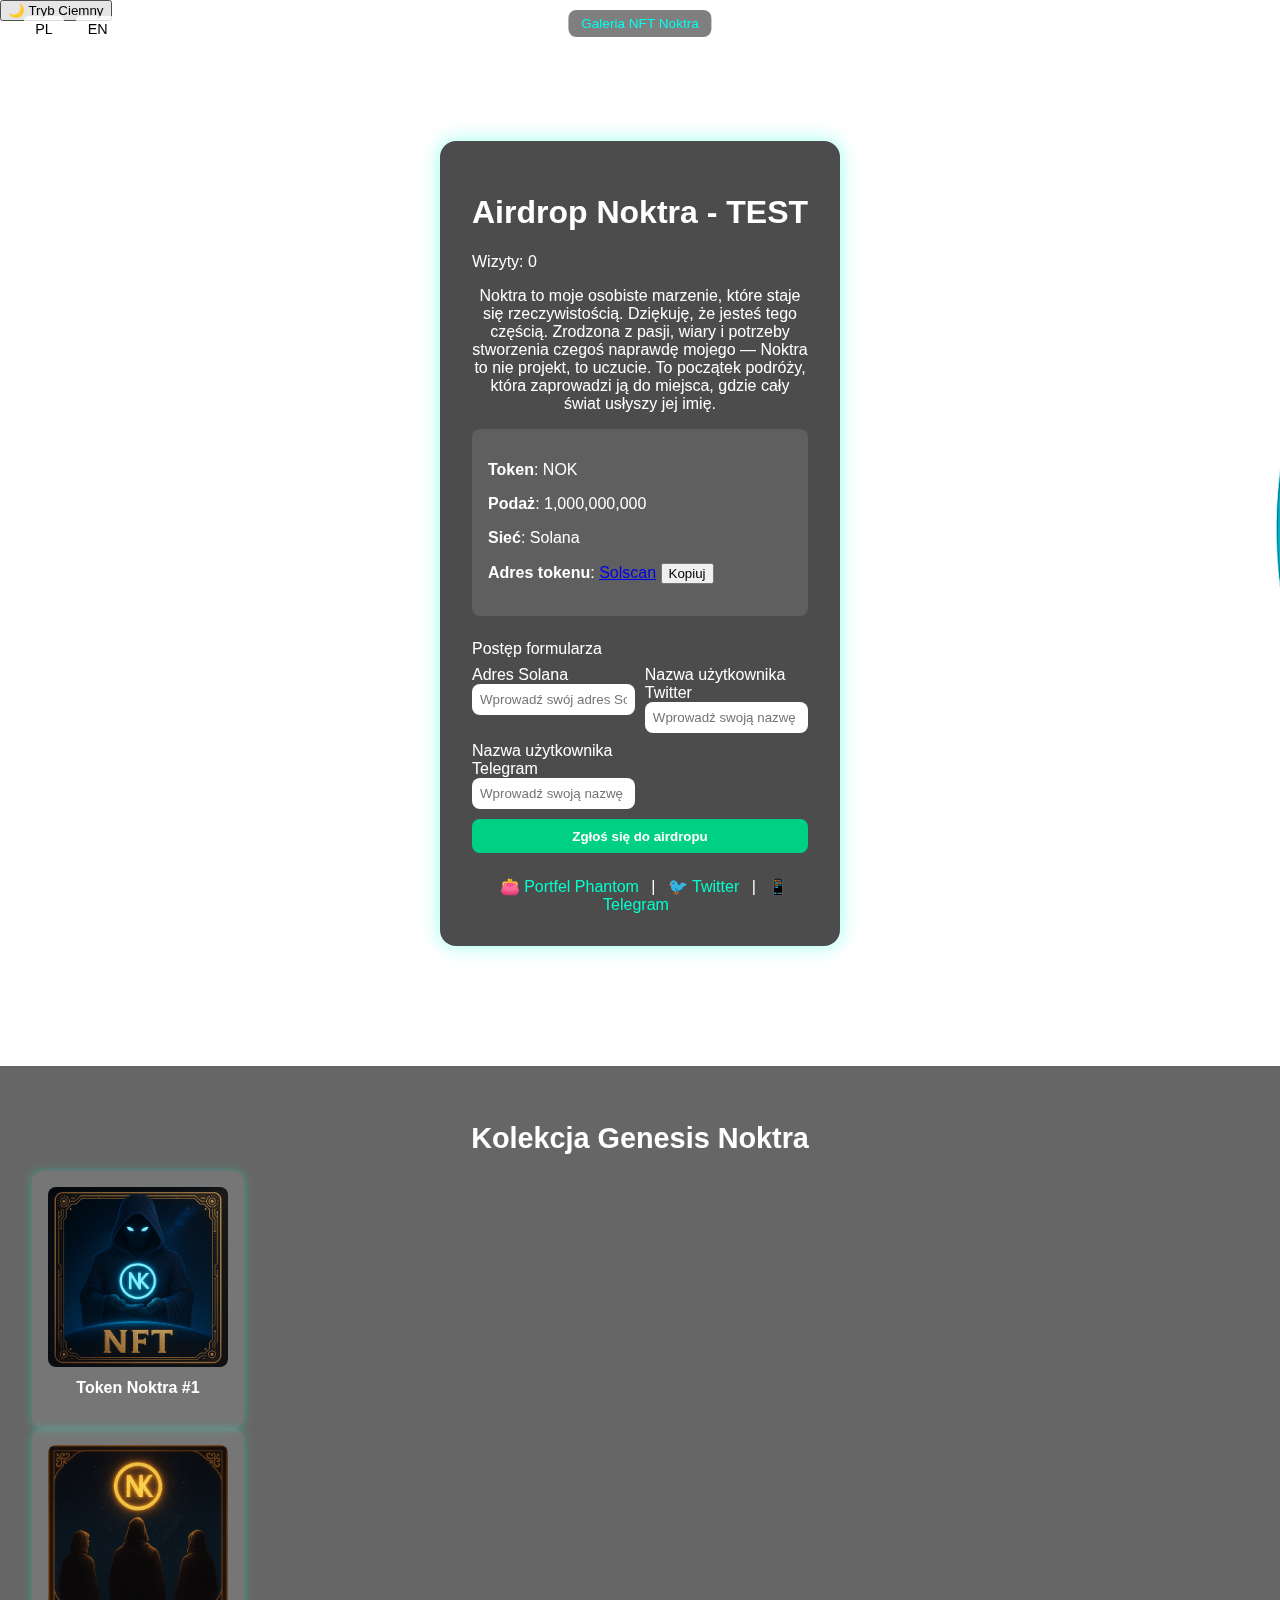
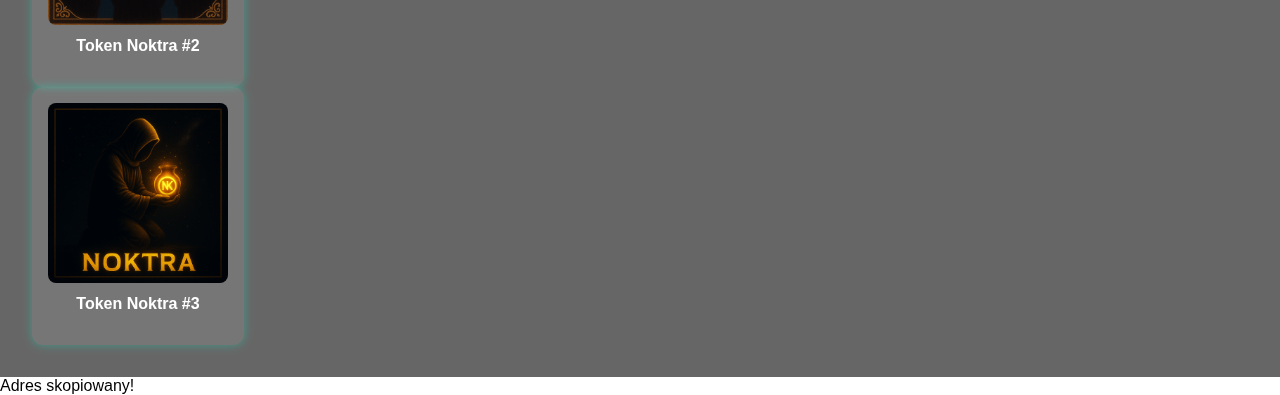
<file: test-fixed.html>
<!DOCTYPE html>
<html lang="pl">
<head>
  <meta charset="UTF-8">
  <meta name="viewport" content="width=device-width, initial-scale=1.0, user-scalable=no">
  <meta name="description" content="Noktra Airdrop - Dołącz do ekosystemu Noktra i zarejestruj się do airdropu tokenów">
  <meta name="keywords" content="Noktra, Airdrop, Solana, NFT, Kryptowaluta, Token">
  <meta name="author" content="Noktra Team">
  <meta property="og:title" content="Noktra Airdrop">
  <meta property="og:description" content="Dołącz do ekosystemu Noktra i zarejestruj się do airdropu tokenów">
  <meta property="og:type" content="website">
  <meta property="og:url" content="https://robert710aa.github.io/noktra-start-static/">
  <meta property="og:image" content="logo.png">
  <meta name="theme-color" content="#00ffcc">
  <meta name="msapplication-TileColor" content="#00ffcc">
  <meta name="apple-mobile-web-app-capable" content="yes">
  <meta name="apple-mobile-web-app-status-bar-style" content="black-translucent">
  <title>Noktra Airdrop - TEST</title>
  <link rel="stylesheet" href="style.css?v=48">
  <link rel="icon" type="image/png" href="logo.png">
  <link rel="preload" href="logo.png" as="image">
</head>
<body data-lang="pl" data-theme="dark">

  <!-- Background Image -->
  <div class="background"></div>

  <!-- Corner Logo -->
  <div class="corner-logo">
    <img src="logo.png" alt="Noktra Logo" onerror="handleImageError(this)">
  </div>

  <!-- Top navigation link to the NFT gallery -->
  <div class="top-link">
    <a href="#nft-gallery" data-en="Noktra NFT Gallery" data-pl="Galeria NFT Noktra">Galeria NFT Noktra</a>
  </div>

  <!-- Language switcher -->
  <div class="language-switcher">
    <button onclick="setLanguage('pl')" class="active">PL</button>
    <button onclick="setLanguage('en')">EN</button>
  </div>

  <!-- Theme toggle -->
  <div class="theme-toggle">
    <button onclick="toggleTheme()">
      <span class="theme-icon">🌙</span>
      <span class="theme-text" data-en="Dark Mode" data-pl="Tryb Ciemny">Tryb Ciemny</span>
    </button>
  </div>

  <!-- Main Container -->
  <div class="container">
    <h1 class="gradient-title" data-en="Noktra Airdrop" data-pl="Airdrop Noktra">Airdrop Noktra - TEST</h1>
    
    <!-- Visit Counter -->
    <div class="visit-counter">
      <span data-en="Visits" data-pl="Wizyty">Wizyty</span>: <span id="visitCounter">0</span>
    </div>
    
    <!-- Mission text -->
    <p class="description" data-en="Noktra is my personal dream, now becoming reality. Thank you for being a part of it. Born out of passion, faith, and the need to create something truly my own — Noktra is not a project, it's a feeling. It's the beginning of a journey that will take her to a place where the whole world will hear her name." data-pl="Noktra to moje osobiste marzenie, które staje się rzeczywistością. Dziękuję, że jesteś tego częścią. Zrodzona z pasji, wiary i potrzeby stworzenia czegoś naprawdę mojego — Noktra to nie projekt, to uczucie. To początek podróży, która zaprowadzi ją do miejsca, gdzie cały świat usłyszy jej imię.">Noktra to moje osobiste marzenie, które staje się rzeczywistością. Dziękuję, że jesteś tego częścią. Zrodzona z pasji, wiary i potrzeby stworzenia czegoś naprawdę mojego — Noktra to nie projekt, to uczucie. To początek podróży, która zaprowadzi ją do miejsca, gdzie cały świat usłyszy jej imię.</p>

    <div class="token-info">
      <p><strong data-en="Token" data-pl="Token">Token</strong>: NOK</p>
      <p><strong data-en="Total Supply" data-pl="Podaż">Podaż</strong>: 1,000,000,000</p>
      <p><strong data-en="Network" data-pl="Sieć">Sieć</strong>: Solana</p>
      <p><strong data-en="Token Address" data-pl="Adres tokenu">Adres tokenu</strong>: <a href="https://solscan.io/token/48QzG8RhntaiPjY7z3mPqaDiK8TxDKetBKAKMZr1bL" target="_blank" rel="noopener noreferrer">Solscan</a>
      <button id="copy-token" class="copy-btn" type="button" data-address="48QzG8RhntaiPjY7z3mPqaDiK8TxDKetBKAKMZr1bL" data-en="Copy" data-pl="Kopiuj">Kopiuj</button></p>
    </div>

    <!-- Progress Bar -->
    <div class="progress-container">
      <div class="progress-bar">
        <div class="progress-fill" id="progressFill"></div>
      </div>
      <div class="progress-text" data-en="Form Progress" data-pl="Postęp formularza">Postęp formularza</div>
    </div>

    <!-- Airdrop registration form -->
    <form id="airdrop-form" novalidate>
      <div class="form-group">
        <label for="address" data-en="Solana Address" data-pl="Adres Solana">Adres Solana</label>
        <input type="text" id="address" name="address" placeholder="Wprowadź swój adres Solana" data-en="Enter your Solana address" data-pl="Wprowadź swój adres Solana" required>
      </div>
      
      <div class="form-group">
        <label for="twitter" data-en="Twitter Username" data-pl="Nazwa użytkownika Twitter">Nazwa użytkownika Twitter</label>
        <input type="text" id="twitter" name="twitter" placeholder="Wprowadź swoją nazwę użytkownika Twitter" data-en="Enter your Twitter username" data-pl="Wprowadź swoją nazwę użytkownika Twitter" required>
      </div>
      
      <div class="form-group">
        <label for="telegram" data-en="Telegram Username" data-pl="Nazwa użytkownika Telegram">Nazwa użytkownika Telegram</label>
        <input type="text" id="telegram" name="telegram" placeholder="Wprowadź swoją nazwę użytkownika Telegram" data-en="Enter your Telegram username" data-pl="Wprowadź swoją nazwę użytkownika Telegram" required>
      </div>
      
      <button type="submit" data-en="Submit to Airdrop" data-pl="Zgłoś się do airdropu">Zgłoś się do airdropu</button>
    </form>
    
    <div id="message"></div>

    <div class="socials">
      <a href="https://phantom.app/" target="_blank" rel="noopener noreferrer" data-en="Phantom Wallet" data-pl="Portfel Phantom">👛 Portfel Phantom</a> |
      <a href="https://x.com/Noktra1755" target="_blank" rel="noopener noreferrer" data-en="Twitter" data-pl="Twitter">🐦 Twitter</a> |
      <a href="https://t.me/Noktra_AirDrop" target="_blank" rel="noopener noreferrer" data-en="Telegram" data-pl="Telegram">📱 Telegram</a>
    </div>
  </div>

  <!-- NFT Gallery Section -->
  <div id="nft-gallery" class="nft-gallery">
    <h2 data-en="Noktra Genesis Collection" data-pl="Kolekcja Genesis Noktra">Kolekcja Genesis Noktra</h2>
    <div class="nft-strip">
      <div class="nft-card" title="Token Noktra #1" data-en="Noktra Token #1" data-pl="Token Noktra #1">
        <img src="889DE7F5-6899-4172-A704-6EC2F9E3114A.png" alt="Token Noktra 1" onerror="handleImageError(this)">
        <p data-en="Noktra Token #1" data-pl="Token Noktra #1">Token Noktra #1</p>
      </div>
      <div class="nft-card" title="Token Noktra #2" data-en="Noktra Token #2" data-pl="Token Noktra #2">
        <img src="D3897B39-FBCA-41A6-9BC2-C88AF6DD2B6B.png" alt="Token Noktra 2" onerror="handleImageError(this)">
        <p data-en="Noktra Token #2" data-pl="Token Noktra #2">Token Noktra #2</p>
      </div>
      <div class="nft-card" title="Token Noktra #3" data-en="Noktra Token #3" data-pl="Token Noktra #3">
        <img src="E7A36217-5496-4C3A-9439-87C9278E6F24.png" alt="Token Noktra 3" onerror="handleImageError(this)">
        <p data-en="Noktra Token #3" data-pl="Token Noktra #3">Token Noktra #3</p>
      </div>
    </div>
  </div>

  <div class="copy-notification" id="copyNotification">
    <span data-en="Address copied!" data-pl="Adres skopiowany!">Adres skopiowany!</span>
  </div>

  <!-- Script handling language switching and form submission -->
  <script src="script.js?v=44"></script>
</body>
</html>
</file>
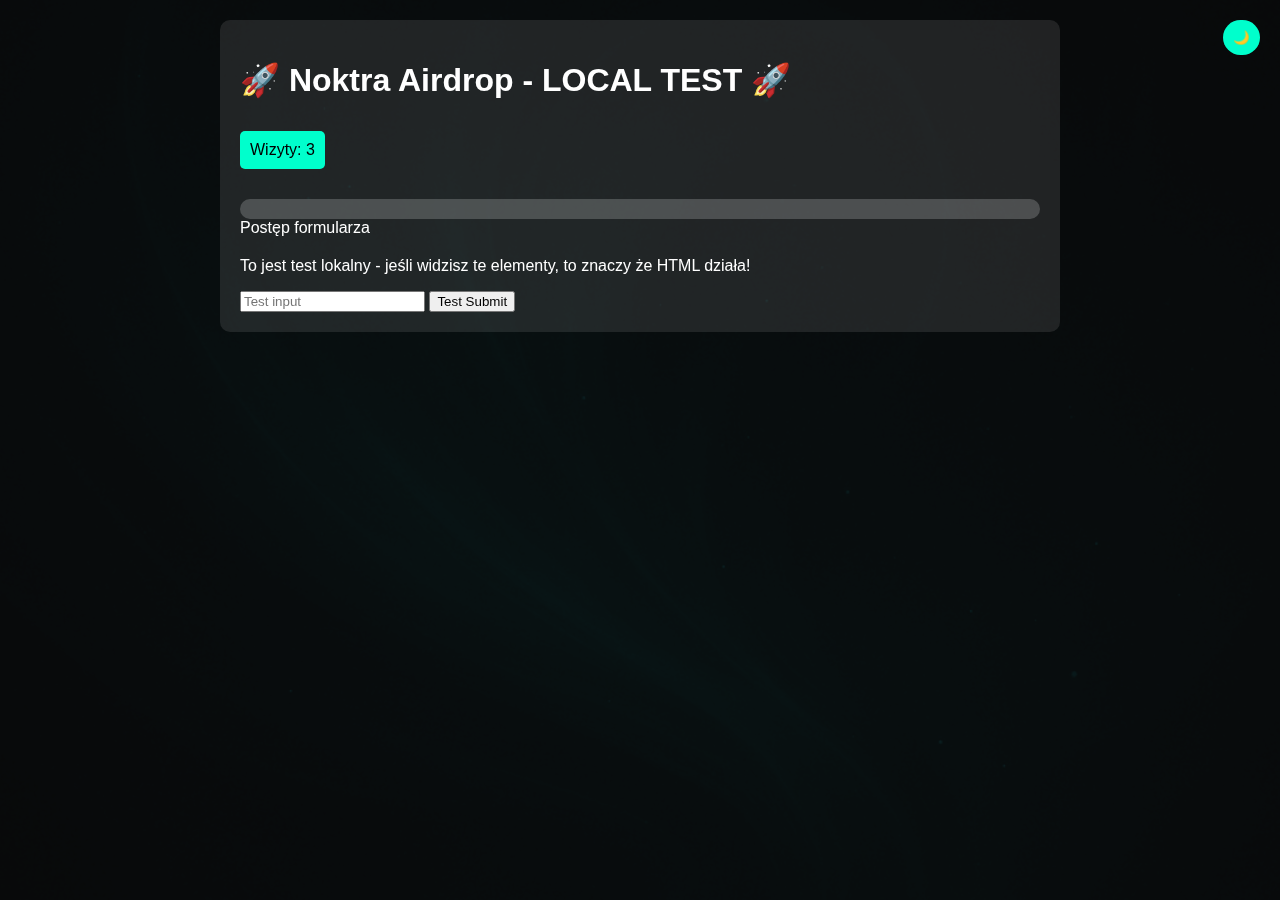
<file: test-local.html>
<!DOCTYPE html>
<html lang="pl">
<head>
  <meta charset="UTF-8">
  <meta name="viewport" content="width=device-width, initial-scale=1.0, user-scalable=no">
  <title>Noktra Airdrop - LOCAL TEST</title>
  <style>
    /* Inline CSS for testing */
    body {
      font-family: Arial, sans-serif;
      margin: 0;
      padding: 20px;
      background: #0a0a0a;
      color: white;
    }
    
    .test-container {
      max-width: 800px;
      margin: 0 auto;
      background: rgba(255,255,255,0.1);
      padding: 20px;
      border-radius: 10px;
    }
    
    .progress-container {
      margin: 20px 0;
    }
    
    .progress-bar {
      width: 100%;
      height: 20px;
      background: rgba(255,255,255,0.2);
      border-radius: 10px;
      overflow: hidden;
    }
    
    .progress-fill {
      height: 100%;
      background: linear-gradient(90deg, #00ffcc, #00ccff);
      width: 0%;
      transition: width 0.3s ease;
    }
    
    .theme-toggle {
      position: fixed;
      top: 20px;
      right: 20px;
      background: #00ffcc;
      padding: 10px;
      border-radius: 25px;
      border: none;
      cursor: pointer;
    }
    
    .visit-counter {
      background: #00ffcc;
      color: black;
      padding: 10px;
      border-radius: 5px;
      display: inline-block;
      margin: 10px 0;
    }
    
    .background {
      position: fixed;
      top: 0;
      left: 0;
      width: 100%;
      height: 100%;
      background: url('background.png') center center/cover no-repeat;
      opacity: 0.1;
      z-index: -1;
    }
  </style>
</head>
<body>
  <!-- Background Image -->
  <div class="background"></div>

  <!-- Theme toggle -->
  <button class="theme-toggle" onclick="toggleTheme()">🌙</button>

  <div class="test-container">
    <h1>🚀 Noktra Airdrop - LOCAL TEST 🚀</h1>
    
    <!-- Visit Counter -->
    <div class="visit-counter">
      Wizyty: <span id="visitCounter">0</span>
    </div>
    
    <!-- Progress Bar -->
    <div class="progress-container">
      <div class="progress-bar">
        <div class="progress-fill" id="progressFill"></div>
      </div>
      <div>Postęp formularza</div>
    </div>
    
    <p>To jest test lokalny - jeśli widzisz te elementy, to znaczy że HTML działa!</p>
    
    <form id="test-form">
      <input type="text" placeholder="Test input" required>
      <button type="submit">Test Submit</button>
    </form>
    
    <div id="message"></div>
  </div>

  <script>
    // Inline JavaScript for testing
    let visitCount = localStorage.getItem('visitCount') || 0;
    visitCount++;
    localStorage.setItem('visitCount', visitCount);
    document.getElementById('visitCounter').textContent = visitCount;
    
    // Progress bar
    const form = document.getElementById('test-form');
    const progressFill = document.getElementById('progressFill');
    
    form.addEventListener('input', function() {
      const inputs = form.querySelectorAll('input');
      const filled = Array.from(inputs).filter(input => input.value.trim() !== '').length;
      const progress = (filled / inputs.length) * 100;
      progressFill.style.width = progress + '%';
    });
    
    // Theme toggle
    function toggleTheme() {
      document.body.style.background = document.body.style.background === 'white' ? '#0a0a0a' : 'white';
      document.body.style.color = document.body.style.color === 'black' ? 'white' : 'black';
    }
    
    // Form submission
    form.addEventListener('submit', function(e) {
      e.preventDefault();
      document.getElementById('message').innerHTML = '✅ Formularz działa!';
    });
  </script>
</body>
</html>
</file>
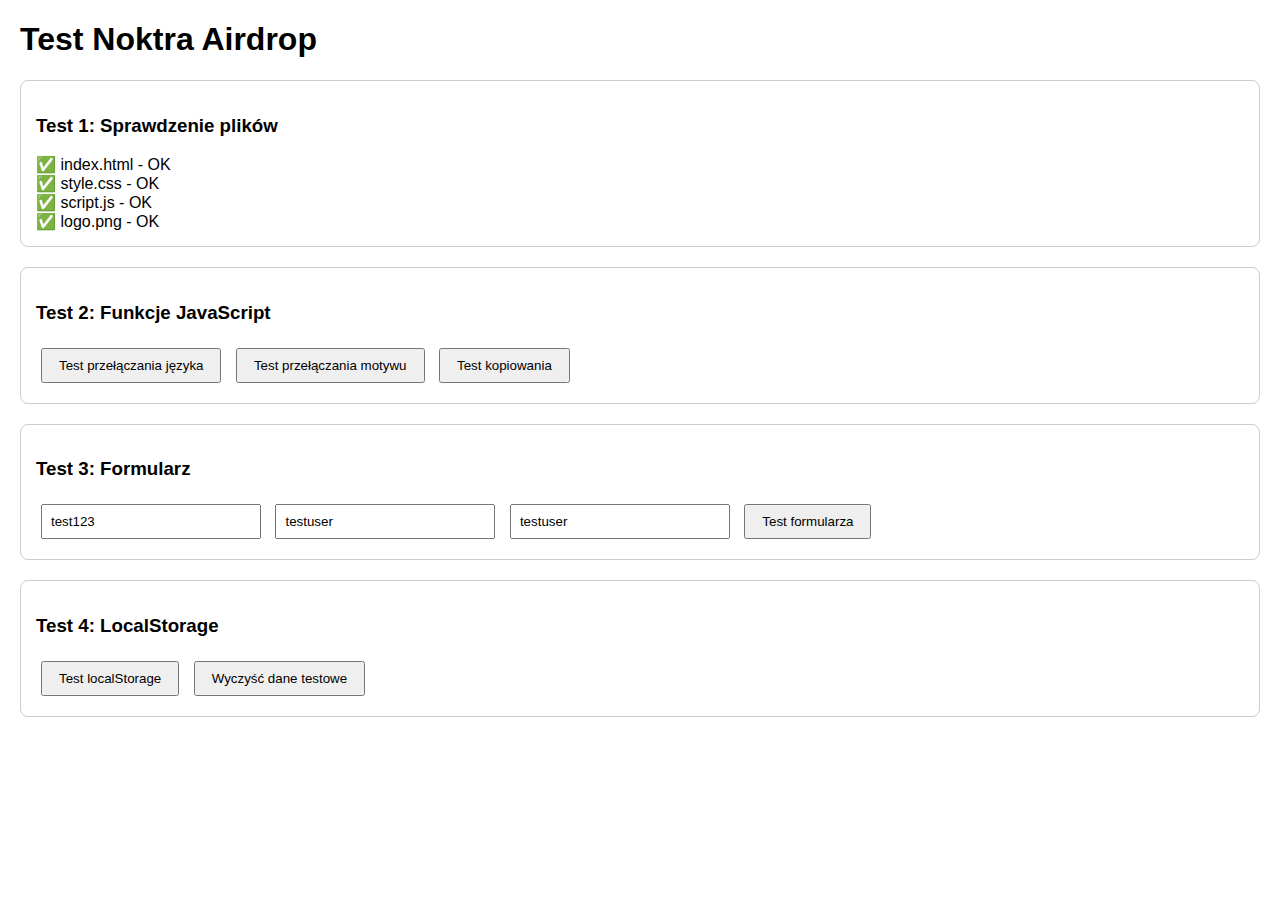
<file: test.html>
<!DOCTYPE html>
<html lang="pl">
<head>
  <meta charset="UTF-8">
  <meta name="viewport" content="width=device-width, initial-scale=1.0">
  <title>Test Noktra Airdrop</title>
  <style>
    body { font-family: Arial, sans-serif; margin: 20px; }
    .test-section { margin: 20px 0; padding: 15px; border: 1px solid #ccc; border-radius: 8px; }
    .success { background-color: #d4edda; border-color: #c3e6cb; }
    .error { background-color: #f8d7da; border-color: #f5c6cb; }
    button { padding: 8px 16px; margin: 5px; cursor: pointer; }
    input { padding: 8px; margin: 5px; width: 200px; }
  </style>
</head>
<body>
  <h1>Test Noktra Airdrop</h1>
  
  <div class="test-section">
    <h3>Test 1: Sprawdzenie plików</h3>
    <div id="files-test"></div>
  </div>
  
  <div class="test-section">
    <h3>Test 2: Funkcje JavaScript</h3>
    <button onclick="testLanguageSwitch()">Test przełączania języka</button>
    <button onclick="testThemeToggle()">Test przełączania motywu</button>
    <button onclick="testCopyFunction()">Test kopiowania</button>
    <div id="js-test"></div>
  </div>
  
  <div class="test-section">
    <h3>Test 3: Formularz</h3>
    <input type="text" id="test-address" placeholder="Adres Solana" value="test123">
    <input type="text" id="test-twitter" placeholder="Twitter" value="testuser">
    <input type="text" id="test-telegram" placeholder="Telegram" value="testuser">
    <button onclick="testForm()">Test formularza</button>
    <div id="form-test"></div>
  </div>
  
  <div class="test-section">
    <h3>Test 4: LocalStorage</h3>
    <button onclick="testLocalStorage()">Test localStorage</button>
    <button onclick="clearTestData()">Wyczyść dane testowe</button>
    <div id="storage-test"></div>
  </div>

  <script>
    // Test 1: Sprawdzenie plików
    function testFiles() {
      const files = ['index.html', 'style.css', 'script.js', 'logo.png'];
      const results = [];
      
      files.forEach(file => {
        try {
          const xhr = new XMLHttpRequest();
          xhr.open('GET', file, false);
          xhr.send();
          if (xhr.status === 200) {
            results.push(`✅ ${file} - OK`);
          } else {
            results.push(`❌ ${file} - Błąd ${xhr.status}`);
          }
        } catch (e) {
          results.push(`❌ ${file} - Błąd: ${e.message}`);
        }
      });
      
      document.getElementById('files-test').innerHTML = results.join('<br>');
    }
    
    // Test 2: Funkcje JavaScript
    function testLanguageSwitch() {
      try {
        if (typeof setLanguage === 'function') {
          setLanguage('en');
          document.getElementById('js-test').innerHTML = '✅ Przełączanie języka działa';
        } else {
          document.getElementById('js-test').innerHTML = '❌ Funkcja setLanguage nie istnieje';
        }
      } catch (e) {
        document.getElementById('js-test').innerHTML = '❌ Błąd: ' + e.message;
      }
    }
    
    function testThemeToggle() {
      try {
        if (typeof toggleTheme === 'function') {
          toggleTheme();
          document.getElementById('js-test').innerHTML += '<br>✅ Przełączanie motywu działa';
        } else {
          document.getElementById('js-test').innerHTML += '<br>❌ Funkcja toggleTheme nie istnieje';
        }
      } catch (e) {
        document.getElementById('js-test').innerHTML += '<br>❌ Błąd: ' + e.message;
      }
    }
    
    function testCopyFunction() {
      try {
        if (typeof copyToClipboard === 'function') {
          copyToClipboard('test123');
          document.getElementById('js-test').innerHTML += '<br>✅ Funkcja kopiowania działa';
        } else {
          document.getElementById('js-test').innerHTML += '<br>❌ Funkcja copyToClipboard nie istnieje';
        }
      } catch (e) {
        document.getElementById('js-test').innerHTML += '<br>❌ Błąd: ' + e.message;
      }
    }
    
    // Test 3: Formularz
    function testForm() {
      try {
        const address = document.getElementById('test-address').value;
        const twitter = document.getElementById('test-twitter').value;
        const telegram = document.getElementById('test-telegram').value;
        
        if (address && twitter && telegram) {
          // Symulacja zapisania do localStorage
          const submission = { address, twitter, telegram, timestamp: Date.now() };
          const submissions = JSON.parse(localStorage.getItem('testSubmissions') || '[]');
          submissions.push(submission);
          localStorage.setItem('testSubmissions', JSON.stringify(submissions));
          
          document.getElementById('form-test').innerHTML = '✅ Formularz działa - dane zapisane';
        } else {
          document.getElementById('form-test').innerHTML = '❌ Wypełnij wszystkie pola';
        }
      } catch (e) {
        document.getElementById('form-test').innerHTML = '❌ Błąd: ' + e.message;
      }
    }
    
    // Test 4: LocalStorage
    function testLocalStorage() {
      try {
        const testData = { test: 'data', timestamp: Date.now() };
        localStorage.setItem('testData', JSON.stringify(testData));
        const retrieved = JSON.parse(localStorage.getItem('testData'));
        
        if (retrieved.test === 'data') {
          document.getElementById('storage-test').innerHTML = '✅ LocalStorage działa';
        } else {
          document.getElementById('storage-test').innerHTML = '❌ LocalStorage nie działa poprawnie';
        }
      } catch (e) {
        document.getElementById('storage-test').innerHTML = '❌ Błąd LocalStorage: ' + e.message;
      }
    }
    
    function clearTestData() {
      try {
        localStorage.removeItem('testSubmissions');
        localStorage.removeItem('testData');
        document.getElementById('storage-test').innerHTML = '✅ Dane testowe wyczyszczone';
      } catch (e) {
        document.getElementById('storage-test').innerHTML = '❌ Błąd: ' + e.message;
      }
    }
    
    // Uruchom testy przy załadowaniu
    window.onload = function() {
      testFiles();
    };
  </script>
</body>
</html>
</file>
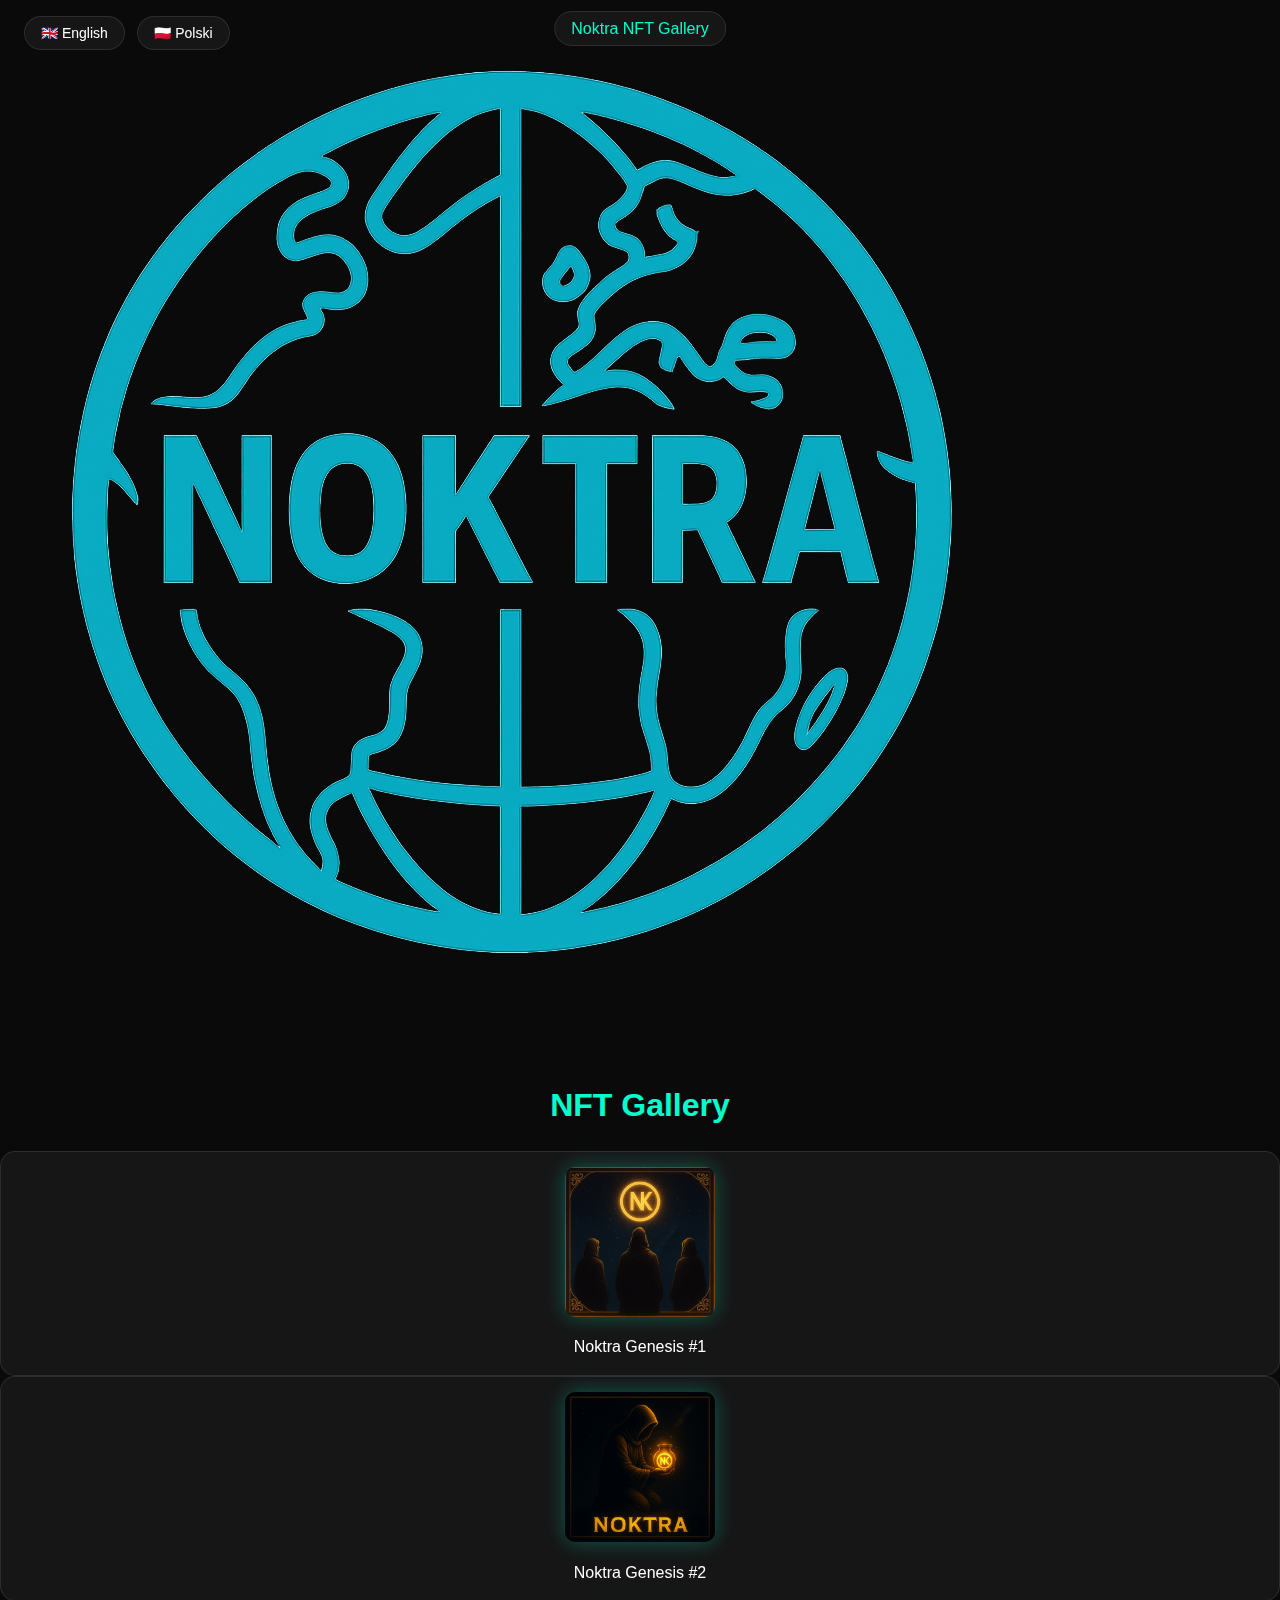
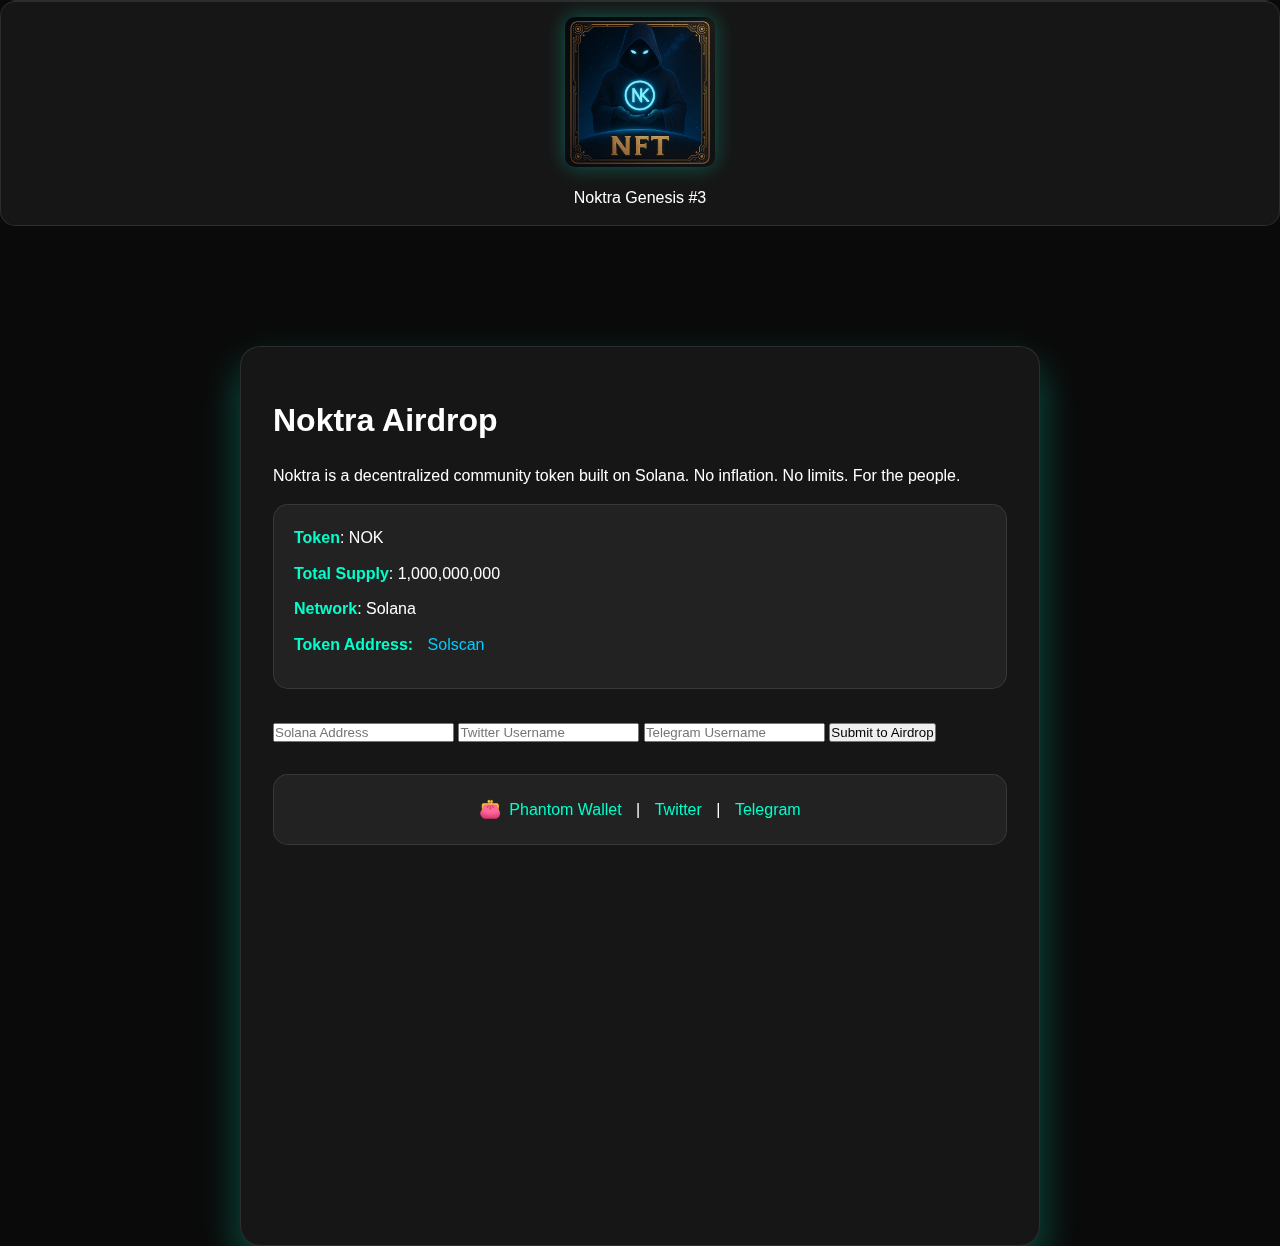
<file: docs/index_new.html>
<!DOCTYPE html>
<html lang="en">
<head>
  <meta charset="UTF-8" />
  <meta name="viewport" content="width=device-width, initial-scale=1.0"/>
  <title>Noktra Airdrop</title>
  <!-- Link to the stylesheet in the same docs directory -->
  <link rel="stylesheet" href="style.css" />
</head>
<body>
  <!-- Top navigation link to the NFT gallery. Data attributes support translation. -->
  <div class="top-link">
    <a href="#nft-gallery" data-en="Noktra NFT Gallery" data-pl="Galeria NFT Noktra">Noktra NFT Gallery</a>
  </div>

  <!-- Watermark background logo -->
  <div class="background"></div>

  <!-- Corner logo overlay using local logo.png placed in docs/ -->
  <img src="logo.png" alt="Noktra Logo" class="corner-logo" />

  <!-- NFT gallery section -->
  <div id="nft-gallery" class="nft-gallery">
    <h2 data-en="NFT Gallery" data-pl="Galeria NFT">NFT Gallery</h2>
    <div class="nft-items">
      <!-- Only include NFTs provided by the user -->
      <div class="nft-card">
        <img src="D3897B39-FBCA-41A6-9BC2-C88AF6DD2B6B.png" alt="Noktra NFT #1">
        <p>Noktra Genesis #1</p>
      </div>
      <div class="nft-card">
        <img src="E7A36217-5496-4C3A-9439-87C9278E6F24.png" alt="Noktra NFT #2">
        <p>Noktra Genesis #2</p>
      </div>
      <div class="nft-card">
        <img src="889DE7F5-6899-4172-A704-6EC2F9E3114A.png" alt="Noktra NFT #3">
        <p>Noktra Genesis #3</p>
      </div>
    </div>
  </div>

  <!-- Language selector buttons -->
  <div class="language-switcher">
    <button onclick="setLanguage('en')">🇬🇧 English</button>
    <button onclick="setLanguage('pl')">🇵🇱 Polski</button>
  </div>

  <!-- Main content container -->
  <div class="container">
    <h1 data-en="Noktra Airdrop" data-pl="Airdrop Noktra">Noktra Airdrop</h1>
    <p class="description"
       data-en="Noktra is a decentralized community token built on Solana. No inflation. No limits. For the people."
       data-pl="Noktra to zdecentralizowany token społecznościowy zbudowany na Solanie. Bez dodruku. Bez barier. Dla ludzi.">
       Noktra is a decentralized community token built on Solana. No inflation. No limits. For the people.
    </p>
    <div class="token-info">
      <p><strong data-en="Token" data-pl="Token">Token</strong>: NOK</p>
      <p><strong data-en="Total Supply" data-pl="Podaż">Total Supply</strong>: 1,000,000,000</p>
      <p><strong data-en="Network" data-pl="Sieć">Network</strong>: Solana</p>
      <p><strong>Token Address:</strong> <a href="https://solscan.io/token/48QzG8RhntaiPjY7z3mPqaDiK8TxDKetBKAKMZr1TbL" target="_blank">Solscan</a></p>
    </div>
    <!-- Countdown placeholder (not implemented) -->
    <p id="counter" style="text-align:center; font-weight:bold; margin-top:1rem; color:#00ffcc;"></p>

    <!-- Airdrop registration form -->
    <form id="airdrop-form">
      <input type="text" id="address" placeholder="Solana Address" required />
      <input type="text" id="twitter" placeholder="Twitter Username" required />
      <input type="text" id="telegram" placeholder="Telegram Username" required />
      <button type="submit" data-en="Submit to Airdrop" data-pl="Zgłoś się do airdropu">Submit to Airdrop</button>
    </form>
    <p id="message"></p>
    <div class="socials">
      <a href="https://phantom.app/" target="_blank">Phantom Wallet</a> |
      <a href="#" target="_blank">Twitter</a> |
      <a href="#" target="_blank">Telegram</a>
    </div>
  </div>

  <!-- Script handling language switching and form submission -->
  <script src="script.js"></script>
</body>
</html>
</file>
<file: style.css>
body, html {
  margin: 0;
  padding: 0;
  font-family: 'Segoe UI', Tahoma, Geneva, Verdana, sans-serif;
}
.background {
  position: fixed;
  top: 0;
  left: 0;
  width: 100%; box-sizing: border-box;
  height: 100%;
  background: url('https://images.unsplash.com/photo-1451187580459-43490279c0fa') no-repeat center center fixed;
  background-size: cover;
  z-index: -1;
}
.corner-logo {
  position: fixed;
  top: 1rem;
  right: 1rem;
  width: 60px;
  height: auto;
  z-index: 10;
}
.language-switcher {
  position: absolute;
  top: 1rem;
  left: 1rem;
  z-index: 10;
}
.language-switcher button {
  margin-left: 0.5rem;
  padding: 0.3rem 0.7rem;
  font-size: 0.9rem;
  border: none;
  border-radius: 0.3rem;
  cursor: pointer;
  background-color: #ffffffcc;
}
.container {
  padding: 2rem;
  max-width: 336px;
  margin: 120px auto;
  background-color: rgba(0, 0, 0, 0.7);
  color: white;
  border-radius: 1rem;
  box-shadow: 0 0 20px #00ffcc66;
}
.description {
  font-size: 1rem;
  text-align: center;
  margin-bottom: 1rem;
}
.token-info {
  background-color: rgba(255,255,255,0.1);
  padding: 1rem;
  border-radius: 0.5rem;
  margin-bottom: 1.5rem;
}
input {
  width: 100%; box-sizing: border-box;
  margin: 0.5rem 0;
  padding: 0.5rem;
  border-radius: 0.5rem;
  border: none;
  box-sizing: border-box;
}
button[type="submit"] {
  padding: 0.7rem;
  border: none;
  border-radius: 0.5rem;
  background-color: #00d084;
  color: white;
  font-weight: bold;
  cursor: pointer;
  width: 100%; box-sizing: border-box;
  box-sizing: border-box;
}
button[type="submit"]:hover {
  background-color: #00a86b;
}
.socials {
  margin-top: 1.5rem;
  text-align: center;
}
.socials a {
  color: #00ffcc;
  text-decoration: none;
  margin: 0 0.5rem;
}
.socials a:hover {
  text-decoration: underline;
}
.nft-gallery {
  padding: 2rem;
  background-color: rgba(0,0,0,0.6);
  text-align: center;
  color: white;
}
.nft-gallery h2 {
  font-size: 1.8rem;
  margin-bottom: 1rem;
}
.nft-items {
  display: flex;
  justify-content: center;
  flex-wrap: wrap;
  gap: 1.5rem;
}
.nft-card {
  background-color: rgba(255,255,255,0.1);
  padding: 1rem;
  border-radius: 0.7rem;
  width: 180px;
  box-shadow: 0 0 10px #00ffcc55;
}
.nft-card img {
  max-width: 100%; box-sizing: border-box;
  border-radius: 0.5rem;
}
.nft-card p {
  margin-top: 0.5rem;
  font-weight: bold;
}

.top-link {
  position: fixed;
  top: 1rem;
  left: 50%;
  transform: translateX(-50%);
  font-size: 0.85rem;
  z-index: 20;
}
.top-link a {
  text-decoration: none;
  color: #00ffee;
  background-color: rgba(0, 0, 0, 0.5);
  padding: 0.4rem 0.8rem;
  border-radius: 0.5rem;
  transition: background-color 0.3s ease;
}
.top-link a:hover {
  background-color: rgba(0, 0, 0, 0.8);
}

@media (max-width: 768px) {
  .container {
    margin: 4rem 1rem;
    padding: 1rem;
    max-width: 100%;
  }
  .nft-items {
    flex-direction: column;
    align-items: center;
  }
  .nft-card {
    width: 90%;
    max-width: 320px;
    margin: 0 auto;
  }
  .corner-logo {
    width: 50px;
  }
  .top-link a {
    font-size: 0.75rem;
    padding: 0.3rem 0.6rem;
  }
  .language-switcher button {
    font-size: 0.8rem;
    padding: 0.2rem 0.5rem;
  }
}

/* Phones (improved spacing, tap targets, prevent iOS zoom) */
@media (max-width: 480px) {
  .container {
    margin: 3rem 0.75rem;
    padding: 0.875rem;
  }
  .description {
    font-size: 0.95rem;
  }
  .nft-card {
    width: 100%;
    padding: 0.75rem;
  }
  .nft-card img {
    width: 100%;
    height: auto;
    max-width: 280px;
    display: block;
    margin: 0 auto;
  }
  input {
    font-size: 16px; /* iOS: avoid zoom on focus */
    padding: 0.6rem;
  }
  button[type="submit"] {
    padding: 0.65rem;
  }
  .top-link {
    top: 0.5rem;
  }
  .top-link a {
    font-size: 0.7rem;
    padding: 0.25rem 0.5rem;
  }
  .language-switcher button {
    font-size: 0.75rem;
    padding: 0.2rem 0.5rem;
  }
}

/* Animacja logo */
@keyframes pulse {
  0% { transform: scale(1); opacity: 1; }
  50% { transform: scale(1.05); opacity: 0.9; }
  100% { transform: scale(1); opacity: 1; }
}
.corner-logo {
  animation: pulse 4s infinite;
}

/* Efekt przycisku */
button[type="submit"]:hover {
  background-color: #00a86b;
  transform: scale(1.03);
  transition: all 0.3s ease;
}

/* Efekt kart NFT */
.nft-card {
  transition: transform 0.3s ease, box-shadow 0.3s ease;
}
.nft-card:hover {
  transform: scale(1.05);
  box-shadow: 0 0 20px #00ffeeaa;
}
/* Krótszy, kompaktowy formularz (siatka) */
#airdrop-form{display:grid;grid-template-columns:1fr;gap:.5rem;margin-top:.5rem}
#airdrop-form input{margin:0;padding:.5rem}
#airdrop-form button[type="submit"]{margin:0;padding:.6rem}
@media (min-width:640px){
  #airdrop-form{grid-template-columns:1fr 1fr;gap:.6rem}
  #airdrop-form #address{grid-column:1/-1}
  #airdrop-form button[type="submit"]{grid-column:1/-1}
}
<!-- Noktra Biography (paste directly under </form> inside .container) -->
<div class="bio">
  <h2>Noktra Biography</h2>
  <p>Noktra is not an ordinary project. It is a dream that became reality thanks to two people. From the very beginning, we knew that what we were building shouldn’t be just another token on the blockchain. It had to be something bigger—something that carries emotion, passion, and our own story.</p>
  <p>We spent hours—sometimes tired, sometimes full of energy—but always with one thought: how to make Noktra special. There were nights when our talks went on late. Together we considered which solution would be the best, how to give the project an identity that lasts. Every decision was shared, every word weighed, every detail refined so that Noktra would be something we are proud of.</p>
  <p>We had no large team and no huge budget. We only had each other—friendship, vision, and faith. That was enough. Because the true strength of Noktra does not lie in technology but in the story behind it.</p>
  <p>Noktra was born from our collaboration, sacrifice, and determination. It lives because we gave it our heart. And that is what sets Noktra apart from others—not a soulless corporation, but two people who dreamed of leaving something lasting.</p>
  <p>Today, Noktra is more than a token. It is a symbol that dreams can become reality when you put in enough work and belief. Everyone who joins our community becomes part of this story—a story about passion, friendship, and the courage to create one’s own path.</p>
  <p>Noktra is only beginning its journey. But one thing is certain—its foundation will always be the truth that it was created by us.</p>
</div>
</file>
<file: docs/style.css>
/* Noktra Airdrop - Main Stylesheet v35 */

/* Normalne style - debugowanie usunięte */
body {
  background: var(--bg-color);
  min-height: 100vh;
}

.container {
  background: var(--surface-color);
  border: 1px solid var(--border-color);
  min-height: 100vh;
  position: relative;
  z-index: 100;
  margin: 120px auto;
  padding: 2rem;
  overflow: visible;
}

.container > * {
  margin: 1rem 0;
}

.logo {
  text-align: center;
  margin: 2rem 0;
}

.logo img {
  max-width: 400px;
  height: auto;
  border-radius: 15px;
  box-shadow: 0 10px 30px var(--shadow-color);
}

.nft-gallery {
  text-align: center;
  margin: 3rem 0;
}

.airdrop-form {
  max-width: 600px;
  margin: 0 auto;
  background: #ff0000 !important; /* Czerwony tło żeby było widoczne */
  padding: 30px;
  border-radius: 20px;
  backdrop-filter: blur(10px);
  border: 5px solid #00ff00 !important; /* Zielona ramka */
  min-height: 300px !important; /* Wymuszenie wysokości */
  position: relative !important;
  z-index: 9999 !important; /* Bardzo wysoki z-index */
}

.form-group {
  margin-bottom: 1.5rem;
}

.form-group label {
  display: block;
  margin-bottom: 0.5rem;
  color: var(--text-color);
  font-weight: 500;
}

.form-group input {
  width: 100%;
  padding: 12px 16px;
  border: 1px solid var(--border-color);
  border-radius: 10px;
  background: var(--input-bg);
  color: var(--text-color);
  font-size: 16px;
}

/* Fixed NFT display - using 3 local PNG files - removed duplicate styles */
/* Added entrance animations, gradient button styles, dark mode, progress bar, and animated background */

/* CSS Variables for theming */
:root {
  --primary-color: #00ffcc;
  --secondary-color: #00ccff;
  --background-color: #0a0a0a;
  --surface-color: rgba(255, 255, 255, 0.05);
  --text-color: #ffffff;
  --text-secondary: #cccccc;
  --border-color: rgba(255, 255, 255, 0.1);
  --shadow-color: rgba(0, 255, 204, 0.3);
}

/* Light theme variables */
[data-theme="light"] {
  --background-color: #f5f5f5;
  --surface-color: rgba(0, 0, 0, 0.05);
  --text-color: #000000;
  --text-secondary: #666666;
  --border-color: rgba(0, 0, 0, 0.1);
  --shadow-color: rgba(0, 0, 0, 0.2);
}

/* Animated Background */
.animated-background {
  position: absolute;
  top: 0;
  left: 0;
  width: 100%;
  height: 100%;
  z-index: -10;
  overflow: hidden;
  pointer-events: none;
}

.floating-shapes {
  position: relative;
  width: 100%;
  height: 100%;
}

.shape {
  position: absolute;
  border-radius: 50%;
  background: linear-gradient(135deg, var(--primary-color), var(--secondary-color));
  opacity: 0.1;
  animation: float 20s infinite linear;
}

.shape-1 {
  width: 100px;
  height: 100px;
  top: 20%;
  left: 10%;
  animation-delay: 0s;
}

.shape-2 {
  width: 150px;
  height: 150px;
  top: 60%;
  right: 20%;
  animation-delay: -5s;
}

.shape-3 {
  width: 80px;
  height: 80px;
  bottom: 20%;
  left: 20%;
  animation-delay: -10s;
}

.shape-4 {
  width: 120px;
  height: 120px;
  top: 30%;
  right: 60%;
  animation-delay: -15s;
}

@keyframes float {
  0%, 100% {
    transform: translateY(0px) rotate(0deg);
  }
  25% {
    transform: translateY(-20px) rotate(90deg);
  }
  50% {
    transform: translateY(0px) rotate(180deg);
  }
  75% {
    transform: translateY(20px) rotate(270deg);
  }
}

/* Theme Toggle */
.theme-toggle {
  position: fixed;
  top: 1rem;
  right: 1rem;
  z-index: 1000;
}

.theme-toggle button {
  background: linear-gradient(135deg, var(--primary-color), var(--secondary-color));
  border: none;
  border-radius: 25px;
  padding: 10px 20px;
  color: var(--text-color);
  cursor: pointer;
  font-weight: bold;
  display: flex;
  align-items: center;
  gap: 8px;
  box-shadow: 0 4px 15px var(--shadow-color);
  transition: all 0.3s ease;
}

.theme-toggle button:hover {
  transform: translateY(-2px);
  box-shadow: 0 6px 20px var(--shadow-color);
}

.theme-icon {
  font-size: 18px;
}

/* Progress Bar */
.progress-container {
  margin: 20px 0;
  text-align: center;
}

.progress-bar {
  width: 100%;
  height: 8px;
  background: var(--surface-color);
  border-radius: 4px;
  overflow: hidden;
  margin-bottom: 10px;
}

.progress-fill {
  height: 100%;
  background: linear-gradient(135deg, var(--primary-color), var(--secondary-color));
  width: 0%;
  transition: width 0.3s ease;
  border-radius: 4px;
}

.progress-text {
  color: var(--text-secondary);
  font-size: 14px;
  font-weight: 500;
}

/* Enhanced Form Styling */
.form-group {
  margin-bottom: 20px;
}

.form-group label {
  display: block;
  margin-bottom: 8px;
  color: var(--text-color);
  font-weight: 500;
  font-size: 14px;
}

.form-group input {
  width: 100%;
  padding: 12px 16px;
  border: 2px solid var(--border-color);
  border-radius: 8px;
  background: var(--surface-color);
  color: var(--text-color);
  font-size: 16px;
  transition: all 0.3s ease;
  box-sizing: border-box;
}

.form-group input:focus {
  outline: none;
  border-color: var(--primary-color);
  box-shadow: 0 0 0 3px var(--shadow-color);
  transform: translateY(-2px);
}

.form-group input::placeholder {
  color: var(--text-secondary);
  opacity: 0.7;
}

/* Entrance Animations */
@keyframes fadeInUp {
  from {
    opacity: 0;
    transform: translateY(30px);
  }
  to {
    opacity: 1;
    transform: translateY(0);
  }
}

@keyframes fadeInLeft {
  from {
    opacity: 0;
    transform: translateX(-30px);
  }
  to {
    opacity: 1;
    transform: translateX(0);
  }
}

@keyframes fadeInRight {
  from {
    opacity: 0;
    transform: translateX(30px);
  }
  to {
    opacity: 1;
    transform: translateX(0);
  }
}

@keyframes fadeInScale {
  from {
    opacity: 0;
    transform: scale(0.8);
  }
  to {
    opacity: 1;
    transform: scale(1);
  }
}

/* Apply animations to elements */
header {
  animation: fadeInUp 0.8s ease-out;
  display: flex;
  justify-content: space-between;
  align-items: center;
  margin-bottom: 30px;
}

.visit-counter {
  background: linear-gradient(135deg, var(--primary-color), var(--secondary-color));
  color: var(--text-color);
  padding: 8px 16px;
  border-radius: 20px;
  font-weight: bold;
  font-size: 14px;
  box-shadow: 0 4px 15px var(--shadow-color);
  animation: fadeInRight 0.8s ease-out 0.1s both;
}

.visit-counter span:first-child {
  margin-right: 8px;
}

.mission-text {
  animation: fadeInUp 0.8s ease-out 0.2s both;
}

.nft-gallery {
  animation: fadeInUp 0.8s ease-out 0.4s both;
}

.nft-strip {
  animation: fadeInScale 0.8s ease-out 0.6s both;
}

/* Usunięto duplikat animacji - zastąpiono agresywnymi stylami debugowania */

.socials {
  animation: fadeInUp 0.8s ease-out 1s both;
}

.progress-container {
  animation: fadeInUp 0.8s ease-out 0.7s both;
}

/* Gradient Button Styles */
.btn-primary {
  background: linear-gradient(135deg, var(--primary-color) 0%, var(--secondary-color) 50%, var(--primary-color) 100%);
  background-size: 200% 200%;
  animation: gradientShift 3s ease infinite;
  border: none;
  color: var(--text-color);
  padding: 12px 24px;
  border-radius: 25px;
  font-weight: bold;
  cursor: pointer;
  transition: all 0.3s ease;
  text-decoration: none;
  display: inline-block;
}

.btn-primary:hover {
  transform: translateY(-2px);
  box-shadow: 0 8px 25px var(--shadow-color);
}

@keyframes gradientShift {
  0% { background-position: 0% 50%; }
  50% { background-position: 100% 50%; }
  100% { background-position: 0% 50%; }
}

/* Enhanced NFT Card Hover Effects */
.nft-strip .nft-card {
  position: relative;
  overflow: hidden;
}

.nft-strip .nft-card:hover {
  transform: scale(1.05);
  box-shadow: 0 20px 40px var(--shadow-color);
}

.nft-strip .nft-card::after {
  content: attr(title);
  position: absolute;
  bottom: -50px;
  left: 50%;
  transform: translateX(-50%);
  background: rgba(0, 0, 0, 0.8);
  color: white;
  padding: 8px 12px;
  border-radius: 6px;
  font-size: 12px;
  white-space: nowrap;
  opacity: 0;
  transition: all 0.3s ease;
  pointer-events: none;
  z-index: 10;
}

.nft-strip .nft-card:hover::after {
  bottom: 10px;
  opacity: 1;
}

/* Language-specific tooltips */
.nft-strip .nft-card[data-pl]::after {
  content: attr(data-pl);
}

body[data-lang="en"] .nft-strip .nft-card[data-en]::after {
  content: attr(data-en);
}

/* Enhanced Social Links */
.socials a {
  position: relative;
  transition: all 0.3s ease;
}

.socials a:hover {
  transform: translateY(-2px);
  color: var(--primary-color);
}

.socials a::before {
  margin-right: 8px;
  font-size: 18px;
}

.socials a[href*="phantom"]::before {
  content: "👛";
}

.socials a[href*="x.com"]::before {
  content: "🐦";
}

.socials a[href*="t.me"]::before {
  content: "📱";
}

/* Copy Notification */
.copy-notification {
  position: fixed;
  top: 50%;
  left: 50%;
  transform: translate(-50%, -50%);
  background: linear-gradient(135deg, var(--primary-color), var(--secondary-color));
  color: var(--text-color);
  padding: 15px 25px;
  border-radius: 25px;
  font-weight: bold;
  box-shadow: 0 10px 30px var(--shadow-color);
  opacity: 0;
  visibility: hidden;
  transition: all 0.3s ease;
  z-index: 1000;
}

.copy-notification.show {
  opacity: 1;
  visibility: visible;
  transform: translate(-50%, -50%) scale(1.1);
}

/* Smooth Scrolling */
html {
  scroll-behavior: smooth;
}

/* Enhanced Form Input Focus */
.airdrop-form input:focus,
.airdrop-form textarea:focus {
  outline: none;
  border-color: var(--primary-color);
  box-shadow: 0 0 0 3px var(--shadow-color);
  transform: translateY(-2px);
}

/* Enhanced Submit Button */
.airdrop-form button[type="submit"] {
  background: linear-gradient(135deg, var(--primary-color) 0%, var(--secondary-color) 50%, var(--primary-color) 100%);
  background-size: 200% 200%;
  animation: gradientShift 3s ease infinite;
  border: none;
  color: var(--text-color);
  padding: 15px 30px;
  border-radius: 25px;
  font-weight: bold;
  font-size: 16px;
  cursor: pointer;
  width: 100%;
  transition: all 0.3s ease;
  box-shadow: 0 4px 15px var(--shadow-color);
}

.airdrop-form button[type="submit"]:hover {
  transform: translateY(-3px);
  box-shadow: 0 8px 25px var(--shadow-color);
}

.airdrop-form button[type="submit"]:active {
  transform: translateY(-1px);
}

/* Base Styles */
* {
  margin: 0;
  padding: 0;
  box-sizing: border-box;
}

body, html {
  height: 100%;
  font-family: 'Segoe UI', Tahoma, Geneva, Verdana, sans-serif;
  background: var(--background-color);
  color: var(--text-color);
  transition: all 0.3s ease;
}

body {
  line-height: 1.6;
  overflow-x: hidden;
  position: relative;
  margin: 0;
  padding: 0;
  min-height: 100vh;
}

.container {
  padding: 2rem;
  max-width: 800px;
  margin: 120px auto;
  background: var(--surface-color);
  border-radius: 20px;
  backdrop-filter: blur(10px);
  border: 1px solid var(--border-color);
  box-shadow: 0 20px 40px var(--shadow-color);
  position: relative;
  z-index: 10;
}

.logo {
  text-align: center;
  margin-bottom: 20px;
}

.logo img {
  max-width: 200px;
  height: auto;
  filter: drop-shadow(0 0 10px var(--shadow-color));
}

.gradient-title {
  background: linear-gradient(135deg, var(--primary-color), var(--secondary-color));
  -webkit-background-clip: text;
  -webkit-text-fill-color: transparent;
  background-clip: text;
  text-align: center;
  font-size: 3rem;
  font-weight: bold;
  margin-bottom: 20px;
  text-shadow: 0 0 20px var(--shadow-color);
}

.mission-text {
  text-align: center;
  font-size: 1.2rem;
  margin-bottom: 40px;
  color: var(--text-secondary);
  line-height: 1.6;
}

.nft-gallery {
  margin-bottom: 40px;
  position: relative;
  z-index: 10;
}

.nft-gallery h2 {
  text-align: center;
  font-size: 2rem;
  margin-bottom: 20px;
  color: var(--primary-color);
}

.nft-strip {
  display: flex;
  justify-content: center;
  gap: 20px;
  max-width: 700px;
  margin: 0 auto;
  overflow-x: auto;
  scrollbar-width: thin;
  scrollbar-color: var(--primary-color) var(--background-color);
}

.nft-strip::-webkit-scrollbar {
  width: 8px;
}

.nft-strip::-webkit-scrollbar-track {
  background: var(--background-color);
  border-radius: 4px;
}

.nft-strip::-webkit-scrollbar-thumb {
  background: var(--primary-color);
  border-radius: 4px;
}

.nft-strip::-webkit-scrollbar-thumb:hover {
  background: var(--secondary-color);
}

.nft-card {
  flex-shrink: 0;
  text-align: center;
  padding: 15px;
  border-radius: 15px;
  background: var(--surface-color);
  backdrop-filter: blur(10px);
  border: 1px solid var(--border-color);
  transition: all 0.3s ease;
}

.nft-card img {
  width: 150px;
  height: 150px;
  object-fit: cover;
  border-radius: 10px;
  margin-bottom: 10px;
  filter: drop-shadow(0 0 10px var(--shadow-color));
}

.airdrop-form {
  background: #8000ff !important; /* Purple */
  border: 8px solid #008000 !important; /* Green border */
  padding: 30px !important;
  margin: 30px 0 !important;
  min-height: 400px !important;
  width: 100% !important;
  max-width: 600px !important;
  display: block !important;
  visibility: visible !important;
  opacity: 1 !important;
  position: relative !important;
  z-index: 1000 !important;
}

.token-info {
  background: var(--surface-color);
  padding: 20px;
  border-radius: 15px;
  margin-bottom: 30px;
  border: 1px solid var(--border-color);
}

.token-info p {
  margin-bottom: 10px;
  color: var(--text-color);
}

.token-info strong {
  color: var(--primary-color);
}

.token-info a {
  color: var(--secondary-color);
  text-decoration: none;
  margin-left: 10px;
}

.token-info a:hover {
  text-decoration: underline;
}

.copy-btn {
  background: linear-gradient(135deg, var(--primary-color), var(--secondary-color));
  border: none;
  color: var(--text-color);
  padding: 8px 16px;
  border-radius: 20px;
  cursor: pointer;
  font-weight: bold;
  margin-left: 10px;
  transition: all 0.3s ease;
}

.copy-btn:hover {
  transform: translateY(-2px);
  box-shadow: 0 4px 15px var(--shadow-color);
}

.socials {
  margin-top: 30px;
  text-align: center;
  padding: 20px;
  background: var(--surface-color);
  border-radius: 15px;
  border: 1px solid var(--border-color);
}

.socials a {
  color: var(--primary-color);
  text-decoration: none;
  margin: 0 10px;
  font-weight: 500;
  transition: all 0.3s ease;
}

.socials a:hover {
  color: var(--secondary-color);
  transform: translateY(-2px);
}

.language-switcher {
  position: fixed;
  top: 1rem;
  left: 1rem;
  z-index: 1000;
}

.language-switcher button {
  margin-left: 0.5rem;
  padding: 8px 16px;
  font-size: 14px;
  border: none;
  border-radius: 20px;
  cursor: pointer;
  background: var(--surface-color);
  color: var(--text-color);
  border: 1px solid var(--border-color);
  transition: all 0.3s ease;
}

.language-switcher button:hover {
  background: var(--primary-color);
  color: var(--text-color);
  transform: translateY(-2px);
}

.language-switcher button.active {
  background: var(--primary-color);
  color: var(--text-color);
}

.top-link {
  position: fixed;
  top: 1rem;
  left: 50%;
  transform: translateX(-50%);
  z-index: 1000;
}

.top-link a {
  background: var(--surface-color);
  color: var(--primary-color);
  text-decoration: none;
  padding: 8px 16px;
  border-radius: 20px;
  border: 1px solid var(--border-color);
  transition: all 0.3s ease;
  font-weight: 500;
}

.top-link a:hover {
  background: var(--primary-color);
  color: var(--text-color);
  transform: translateY(-2px);
}

/* Responsive Design */
@media (max-width: 768px) {
  .container {
    margin: 80px auto;
    padding: 1.5rem;
  }
  
  .gradient-title {
    font-size: 2.5rem;
  }
  
  .nft-strip {
    max-width: 100%;
    gap: 15px;
  }
  
  .nft-card img {
    width: 120px;
    height: 120px;
  }
  
  .airdrop-form {
    padding: 20px;
  }
  
  .token-info {
    padding: 15px;
  }
  
  .copy-btn {
    margin-left: 5px;
    padding: 6px 12px;
    font-size: 12px;
  }
  
  .theme-toggle {
    top: 0.5rem;
    right: 0.5rem;
  }
  
  .theme-toggle button {
    padding: 8px 16px;
    font-size: 12px;
  }
  
  .language-switcher {
    top: 0.5rem;
    left: 0.5rem;
  }
  
  .language-switcher button {
    padding: 6px 12px;
    font-size: 12px;
  }
  
  .top-link {
    top: 0.5rem;
  }
  
  .top-link a {
    padding: 6px 12px;
    font-size: 12px;
  }
}

@media (max-width: 480px) {
  .gradient-title {
    font-size: 2rem;
  }
  
  .nft-strip {
    gap: 10px;
  }
  
  .nft-card {
    padding: 10px;
  }
  
  .nft-card img {
    width: 100px;
    height: 100px;
  }
  
  .socials a {
    display: block;
    margin: 10px 0;
  }
  
  .container {
    margin: 60px auto;
    padding: 1rem;
  }
}

/* Print Styles */
@media print {
  body {
    background: white;
    color: black;
  }
  
  .container {
    background: white;
    border: 1px solid #ccc;
    box-shadow: none;
  }
  
  .gradient-title {
    color: black;
    -webkit-text-fill-color: black;
  }
  
  .theme-toggle,
  .language-switcher,
  .top-link,
  .progress-container,
  .copy-notification {
    display: none;
  }
}

/* Focus Styles for Accessibility */
.form-group input:focus,
.airdrop-form input:focus,
.airdrop-form textarea:focus,
button:focus,
a:focus {
  outline: 2px solid var(--primary-color);
  outline-offset: 2px;
}

/* Error States */
.form-group input.error {
  border-color: #ff6b6b;
  box-shadow: 0 0 0 3px rgba(255, 107, 107, 0.3);
}
</file>
